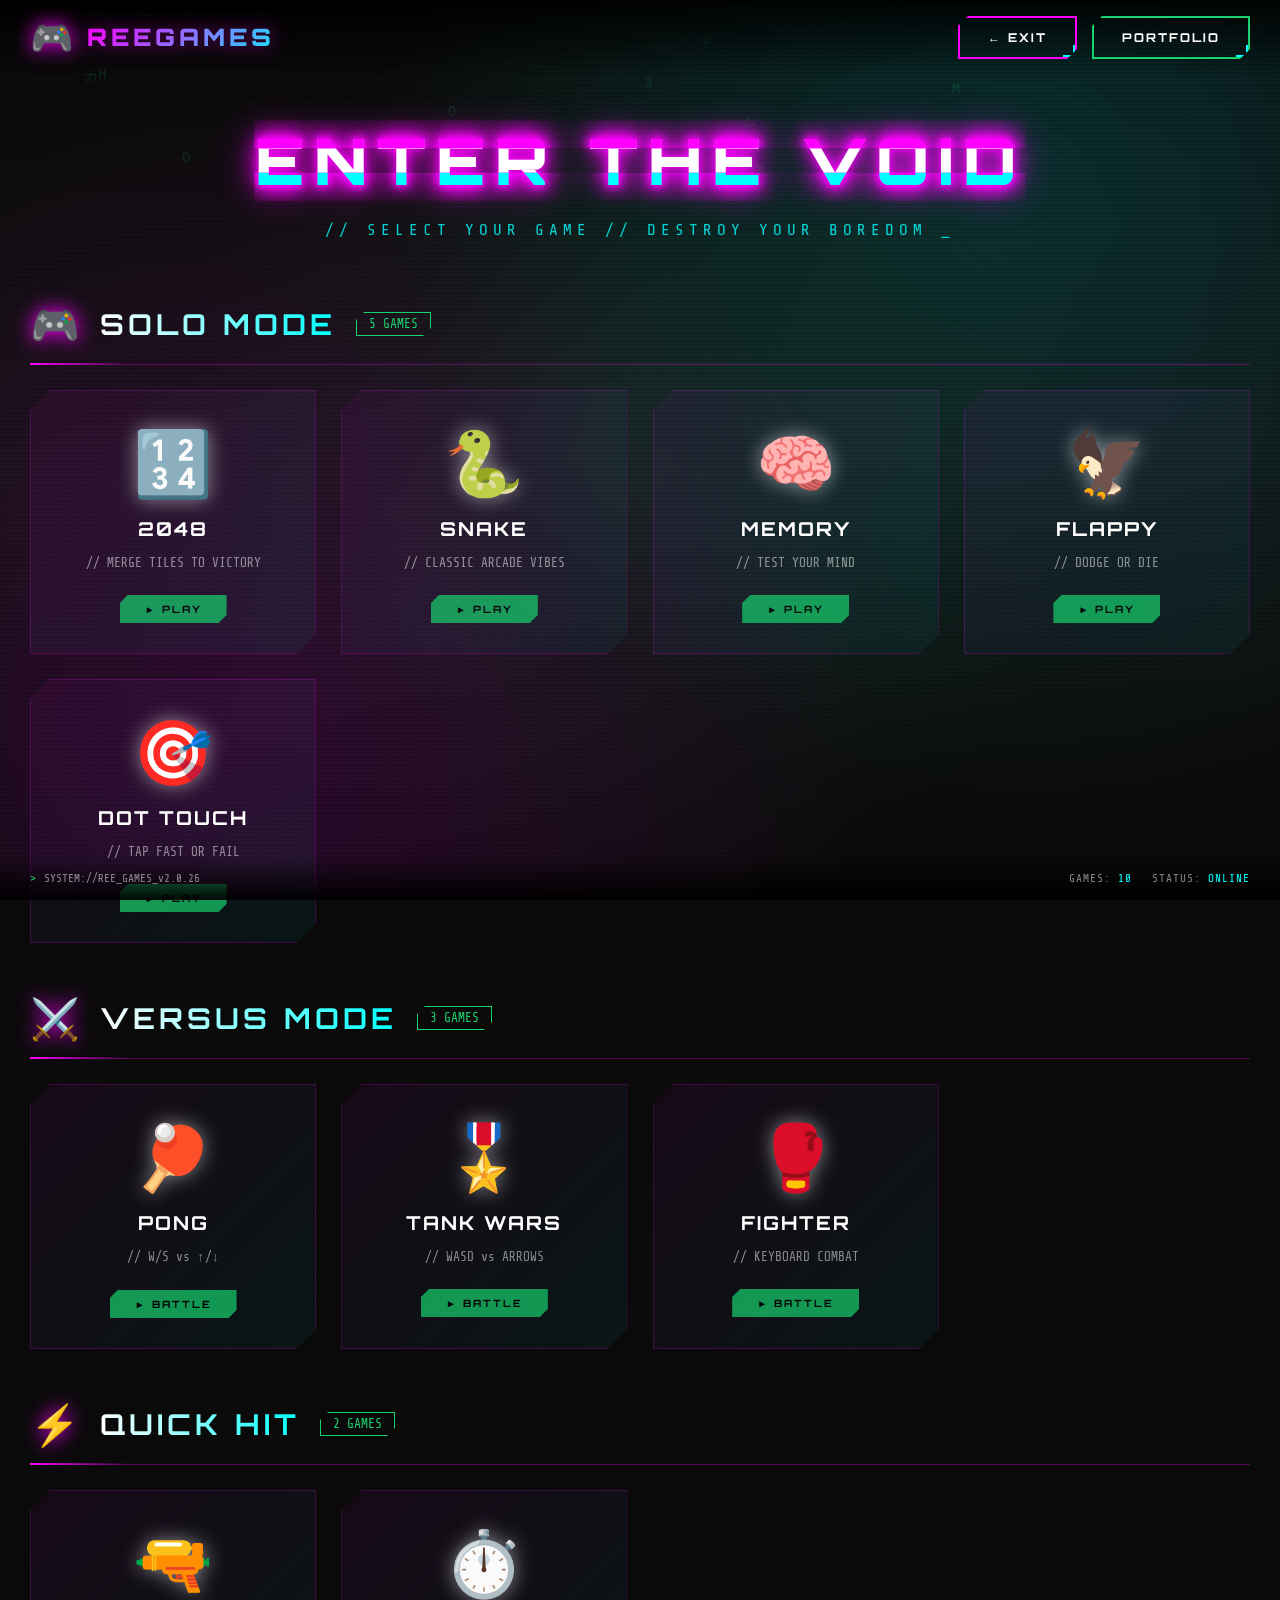
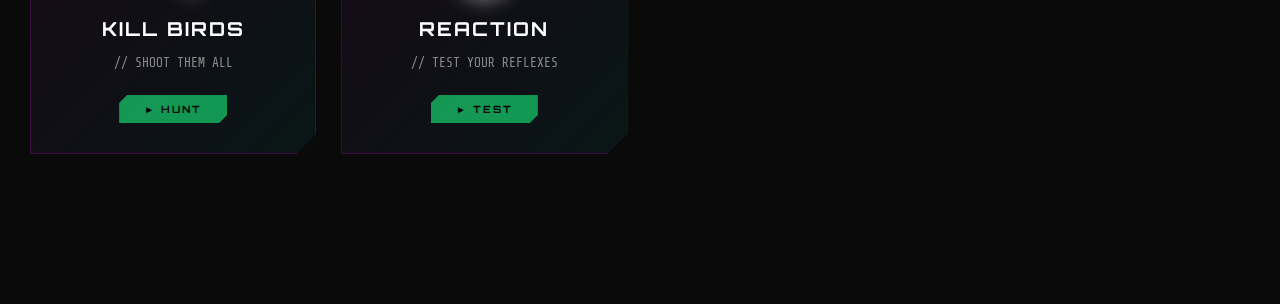
<file: games/index.html>
<!DOCTYPE html>
<html lang="en">

<head>
  <meta charset="UTF-8">
  <meta name="viewport" content="width=device-width, initial-scale=1.0">
  <title>ReeGames | Enter The Void</title>
  <link href="../assets/img/webpagekologo.svg" rel="icon">
  <link
    href="https://fonts.googleapis.com/css2?family=Orbitron:wght@400;500;700;900&family=Share+Tech+Mono&display=swap"
    rel="stylesheet">
  <style>
    @import url('https://fonts.googleapis.com/css2?family=Orbitron:wght@400;500;700;900&family=Share+Tech+Mono&display=swap');

    * {
      margin: 0;
      padding: 0;
      box-sizing: border-box;
    }

    :root {
      --neon-primary: #ff00ff;
      --neon-secondary: #00ffff;
      --neon-accent: #18d26e;
      --dark-bg: #0a0a0a;
      --darker-bg: #050505;
      --glitch-1: #ff00ff;
      --glitch-2: #00ffff;
    }

    body {
      font-family: 'Orbitron', sans-serif;
      background: var(--dark-bg);
      min-height: 100vh;
      overflow-x: hidden;
      color: #fff;
      cursor: crosshair;
    }

    /* Animated background */
    .cyber-bg {
      position: fixed;
      top: 0;
      left: 0;
      width: 100%;
      height: 100%;
      z-index: -1;
      background:
        radial-gradient(circle at 20% 80%, rgba(255, 0, 255, 0.15) 0%, transparent 50%),
        radial-gradient(circle at 80% 20%, rgba(0, 255, 255, 0.15) 0%, transparent 50%),
        radial-gradient(circle at 50% 50%, rgba(24, 210, 110, 0.08) 0%, transparent 60%),
        linear-gradient(180deg, #0a0a0a 0%, #121212 50%, #0a0a0a 100%);
    }

    /* Matrix rain effect */
    .matrix-rain {
      position: fixed;
      top: 0;
      left: 0;
      width: 100%;
      height: 100%;
      pointer-events: none;
      z-index: 0;
      opacity: 0.15;
    }

    /* Scan lines */
    .scanlines {
      position: fixed;
      top: 0;
      left: 0;
      width: 100%;
      height: 100%;
      pointer-events: none;
      z-index: 1;
      background: repeating-linear-gradient(0deg,
          transparent,
          transparent 2px,
          rgba(0, 0, 0, 0.1) 2px,
          rgba(0, 0, 0, 0.1) 4px);
    }

    /* Glitch horizontal line */
    .glitch-line {
      position: fixed;
      left: 0;
      width: 100%;
      height: 2px;
      background: linear-gradient(90deg, transparent, var(--neon-secondary), var(--neon-primary), transparent);
      opacity: 0;
      z-index: 100;
      animation: glitchLine 4s infinite;
    }

    @keyframes glitchLine {

      0%,
      90%,
      100% {
        top: -10px;
        opacity: 0;
      }

      92% {
        top: 30%;
        opacity: 1;
      }

      94% {
        top: 60%;
        opacity: 0.8;
      }

      96% {
        top: 20%;
        opacity: 1;
      }

      98% {
        top: 80%;
        opacity: 0;
      }
    }

    /* ==================== HEADER ==================== */
    .cyber-header {
      position: fixed;
      top: 0;
      left: 0;
      right: 0;
      z-index: 1000;
      padding: 15px 30px;
      display: flex;
      justify-content: space-between;
      align-items: center;
      background: linear-gradient(180deg, rgba(0, 0, 0, 0.9) 0%, transparent 100%);
    }

    .logo {
      display: flex;
      align-items: center;
      gap: 12px;
      text-decoration: none;
    }

    .logo-icon {
      width: 45px;
      height: 45px;
      position: relative;
    }

    .logo-icon::before {
      content: '🎮';
      font-size: 35px;
      filter: drop-shadow(0 0 10px var(--neon-primary));
      animation: iconPulse 2s ease-in-out infinite;
    }

    @keyframes iconPulse {

      0%,
      100% {
        transform: scale(1);
      }

      50% {
        transform: scale(1.1);
      }
    }

    .logo-text {
      font-family: 'Orbitron', sans-serif;
      font-size: 1.5rem;
      font-weight: 900;
      letter-spacing: 4px;
      background: linear-gradient(135deg, var(--neon-primary), var(--neon-secondary));
      -webkit-background-clip: text;
      -webkit-text-fill-color: transparent;
      background-clip: text;
      position: relative;
      text-shadow: 0 0 20px rgba(255, 0, 255, 0.5);
      line-height: 1.2;
    }

    /* Cyber nav buttons */
    .cyber-nav {
      display: flex;
      gap: 15px;
    }

    .cyber-btn {
      position: relative;
      padding: 12px 28px;
      font-family: 'Orbitron', sans-serif;
      font-size: 12px;
      font-weight: 700;
      letter-spacing: 2px;
      text-transform: uppercase;
      color: #fff;
      background: transparent;
      border: 2px solid var(--neon-primary);
      text-decoration: none;
      overflow: hidden;
      transition: all 0.3s ease;
      clip-path: polygon(10px 0, 100% 0, 100% calc(100% - 10px), calc(100% - 10px) 100%, 0 100%, 0 10px);
    }

    .cyber-btn::before {
      content: '';
      position: absolute;
      top: 0;
      left: -100%;
      width: 100%;
      height: 100%;
      background: linear-gradient(90deg, transparent, rgba(255, 0, 255, 0.4), transparent);
      transition: left 0.5s ease;
    }

    .cyber-btn:hover::before {
      left: 100%;
    }

    .cyber-btn:hover {
      background: var(--neon-primary);
      box-shadow: 0 0 20px var(--neon-primary), 0 0 40px var(--neon-primary), inset 0 0 20px rgba(255, 255, 255, 0.1);
      text-shadow: 0 0 10px #fff;
      transform: scale(1.05);
    }

    .cyber-btn.accent {
      border-color: var(--neon-accent);
    }

    .cyber-btn.accent:hover {
      background: var(--neon-accent);
      box-shadow: 0 0 20px var(--neon-accent), 0 0 40px var(--neon-accent);
    }

    /* Corner accents on buttons */
    .cyber-btn::after {
      content: '';
      position: absolute;
      bottom: 0;
      right: 0;
      width: 10px;
      height: 10px;
      border-right: 2px solid var(--neon-secondary);
      border-bottom: 2px solid var(--neon-secondary);
    }

    /* ==================== MAIN CONTENT ==================== */
    .main-container {
      position: relative;
      z-index: 10;
      padding: 120px 30px 100px;
      max-width: 1400px;
      margin: 0 auto;
    }

    /* Hero Section */
    .hero {
      text-align: center;
      margin-bottom: 60px;
      position: relative;
    }

    .hero-title {
      font-size: 4rem;
      font-weight: 900;
      letter-spacing: 10px;
      margin-bottom: 20px;
      position: relative;
      display: inline-block;
    }

    .hero-title .glitch-text {
      position: relative;
      color: #fff;
      text-shadow:
        0 0 10px var(--neon-primary),
        0 0 20px var(--neon-primary),
        0 0 40px var(--neon-primary);
      animation: textGlitch 3s infinite;
    }

    .hero-title .glitch-text::before,
    .hero-title .glitch-text::after {
      content: 'ENTER THE VOID';
      position: absolute;
      left: 0;
      top: 0;
      width: 100%;
      height: 100%;
    }

    .hero-title .glitch-text::before {
      color: var(--glitch-1);
      animation: glitch1 2s infinite;
      clip-path: polygon(0 0, 100% 0, 100% 35%, 0 35%);
    }

    .hero-title .glitch-text::after {
      color: var(--glitch-2);
      animation: glitch2 2s infinite;
      clip-path: polygon(0 65%, 100% 65%, 100% 100%, 0 100%);
    }

    @keyframes textGlitch {

      0%,
      90%,
      100% {
        opacity: 1;
      }

      92% {
        opacity: 0.8;
        transform: skewX(2deg);
      }

      94% {
        opacity: 1;
        transform: skewX(-2deg);
      }

      96% {
        opacity: 0.9;
        transform: skewX(1deg);
      }
    }

    @keyframes glitch1 {

      0%,
      90%,
      100% {
        transform: translateX(0);
      }

      92% {
        transform: translateX(-5px);
      }

      94% {
        transform: translateX(5px);
      }

      96% {
        transform: translateX(-3px);
      }
    }

    @keyframes glitch2 {

      0%,
      90%,
      100% {
        transform: translateX(0);
      }

      92% {
        transform: translateX(5px);
      }

      94% {
        transform: translateX(-5px);
      }

      96% {
        transform: translateX(3px);
      }
    }

    .hero-subtitle {
      font-family: 'Share Tech Mono', monospace;
      font-size: 1rem;
      color: var(--neon-secondary);
      letter-spacing: 5px;
      text-transform: uppercase;
      opacity: 0.8;
    }

    .hero-subtitle span {
      animation: blink 1s step-end infinite;
    }

    @keyframes blink {

      0%,
      100% {
        opacity: 1;
      }

      50% {
        opacity: 0;
      }
    }

    /* ==================== GAME CATEGORIES ==================== */
    .category {
      margin-bottom: 50px;
      position: relative;
    }

    .category-header {
      display: flex;
      align-items: center;
      gap: 20px;
      margin-bottom: 25px;
      padding-bottom: 15px;
      border-bottom: 1px solid rgba(255, 0, 255, 0.3);
      position: relative;
    }

    .category-header::after {
      content: '';
      position: absolute;
      bottom: -1px;
      left: 0;
      width: 100px;
      height: 2px;
      background: linear-gradient(90deg, var(--neon-primary), transparent);
      animation: headerLine 2s ease-in-out infinite;
    }

    @keyframes headerLine {

      0%,
      100% {
        width: 100px;
        opacity: 1;
      }

      50% {
        width: 200px;
        opacity: 0.5;
      }
    }

    .category-icon {
      font-size: 2.5rem;
      filter: drop-shadow(0 0 10px var(--neon-primary));
    }

    .category-title {
      font-size: 1.8rem;
      font-weight: 700;
      letter-spacing: 4px;
      text-transform: uppercase;
      background: linear-gradient(90deg, #fff, var(--neon-secondary));
      -webkit-background-clip: text;
      -webkit-text-fill-color: transparent;
      background-clip: text;
    }

    .category-count {
      font-family: 'Share Tech Mono', monospace;
      font-size: 0.8rem;
      color: var(--neon-accent);
      padding: 4px 12px;
      border: 1px solid var(--neon-accent);
      clip-path: polygon(8px 0, 100% 0, 100% calc(100% - 8px), calc(100% - 8px) 100%, 0 100%, 0 8px);
    }

    /* ==================== GAME CARDS ==================== */
    .games-grid {
      display: grid;
      grid-template-columns: repeat(auto-fill, minmax(280px, 1fr));
      gap: 25px;
    }

    .game-card {
      position: relative;
      background: linear-gradient(135deg, rgba(255, 0, 255, 0.05), rgba(0, 255, 255, 0.05));
      border: 1px solid rgba(255, 0, 255, 0.2);
      padding: 30px 25px;
      text-decoration: none;
      color: #fff;
      display: flex;
      flex-direction: column;
      align-items: center;
      gap: 15px;
      transition: all 0.4s cubic-bezier(0.175, 0.885, 0.32, 1.275);
      overflow: hidden;
      clip-path: polygon(20px 0, 100% 0, 100% calc(100% - 20px), calc(100% - 20px) 100%, 0 100%, 0 20px);
    }

    .game-card::before {
      content: '';
      position: absolute;
      top: 0;
      left: 0;
      width: 100%;
      height: 100%;
      background: linear-gradient(135deg, transparent 40%, rgba(255, 0, 255, 0.1) 50%, transparent 60%);
      transform: translateX(-100%);
      transition: transform 0.6s ease;
    }

    .game-card:hover::before {
      transform: translateX(100%);
    }

    /* Neon border animation */
    .game-card::after {
      content: '';
      position: absolute;
      top: -2px;
      left: -2px;
      right: -2px;
      bottom: -2px;
      background: linear-gradient(45deg, var(--neon-primary), var(--neon-secondary), var(--neon-accent), var(--neon-primary));
      background-size: 300% 300%;
      z-index: -1;
      opacity: 0;
      transition: opacity 0.3s ease;
      animation: borderGradient 3s ease infinite;
      clip-path: polygon(20px 0, 100% 0, 100% calc(100% - 20px), calc(100% - 20px) 100%, 0 100%, 0 20px);
    }

    @keyframes borderGradient {

      0%,
      100% {
        background-position: 0% 50%;
      }

      50% {
        background-position: 100% 50%;
      }
    }

    .game-card:hover::after {
      opacity: 1;
    }

    .game-card:hover {
      transform: translateY(-10px) scale(1.02);
      border-color: transparent;
      box-shadow:
        0 20px 40px rgba(255, 0, 255, 0.3),
        0 0 60px rgba(0, 255, 255, 0.2),
        inset 0 0 30px rgba(255, 0, 255, 0.1);
    }

    .game-icon {
      font-size: 4rem;
      transition: all 0.4s ease;
      filter: drop-shadow(0 0 10px rgba(255, 255, 255, 0.5));
    }

    .game-card:hover .game-icon {
      transform: scale(1.2) rotate(10deg);
      filter: drop-shadow(0 0 20px var(--neon-primary)) drop-shadow(0 0 40px var(--neon-secondary));
      animation: iconShake 0.5s ease;
    }

    @keyframes iconShake {

      0%,
      100% {
        transform: scale(1.2) rotate(10deg);
      }

      25% {
        transform: scale(1.2) rotate(15deg);
      }

      75% {
        transform: scale(1.2) rotate(5deg);
      }
    }

    .game-name {
      font-size: 1.2rem;
      font-weight: 700;
      letter-spacing: 2px;
      text-transform: uppercase;
      text-align: center;
      transition: all 0.3s ease;
    }

    .game-card:hover .game-name {
      color: var(--neon-primary);
      text-shadow: 0 0 20px var(--neon-primary);
    }

    .game-desc {
      font-family: 'Share Tech Mono', monospace;
      font-size: 0.8rem;
      color: rgba(255, 255, 255, 0.5);
      text-align: center;
      transition: color 0.3s ease;
    }

    .game-card:hover .game-desc {
      color: var(--neon-secondary);
    }

    /* Play button - visible at bottom of card */
    .game-play {
      margin-top: 10px;
      padding: 8px 25px;
      font-family: 'Orbitron', sans-serif;
      font-size: 10px;
      font-weight: 700;
      letter-spacing: 2px;
      color: #000;
      background: var(--neon-accent);
      border: none;
      transition: all 0.3s ease;
      clip-path: polygon(8px 0, 100% 0, 100% calc(100% - 8px), calc(100% - 8px) 100%, 0 100%, 0 8px);
      opacity: 0.7;
    }

    .game-card:hover .game-play {
      opacity: 1;
      background: var(--neon-primary);
      color: #fff;
      box-shadow: 0 0 15px var(--neon-primary);
      transform: scale(1.05);
    }

    /* ==================== FOOTER ==================== */
    .cyber-footer {
      position: fixed;
      bottom: 0;
      left: 0;
      right: 0;
      padding: 15px 30px;
      background: linear-gradient(0deg, rgba(0, 0, 0, 0.95) 0%, transparent 100%);
      display: flex;
      justify-content: space-between;
      align-items: center;
      z-index: 1000;
      font-family: 'Share Tech Mono', monospace;
      font-size: 11px;
      color: rgba(255, 255, 255, 0.5);
    }

    .footer-left {
      display: flex;
      align-items: center;
      gap: 8px;
    }

    .footer-left::before {
      content: '>';
      color: var(--neon-accent);
      animation: blink 1s step-end infinite;
    }

    .cyber-footer a {
      color: var(--neon-primary);
      text-decoration: none;
      transition: all 0.3s ease;
    }

    .cyber-footer a:hover {
      color: var(--neon-secondary);
      text-shadow: 0 0 10px var(--neon-secondary);
    }

    .footer-stats {
      display: flex;
      gap: 20px;
      letter-spacing: 1px;
    }

    .stat {
      color: var(--neon-secondary);
    }

    /* ==================== RESPONSIVE ==================== */
    @media (max-width: 768px) {
      .hero-title {
        font-size: 2rem;
        letter-spacing: 5px;
      }

      .hero-subtitle {
        font-size: 0.8rem;
      }

      .category-title {
        font-size: 1.2rem;
      }

      .games-grid {
        grid-template-columns: repeat(2, 1fr);
        gap: 15px;
      }

      .game-card {
        padding: 20px 15px;
      }

      .game-icon {
        font-size: 3rem;
      }

      .game-name {
        font-size: 0.9rem;
      }

      .cyber-header {
        padding: 10px 15px;
      }

      .logo-text {
        font-size: 1rem;
        letter-spacing: 2px;
      }

      .cyber-btn {
        padding: 8px 15px;
        font-size: 10px;
      }

      .cyber-footer {
        flex-direction: column;
        gap: 10px;
        text-align: center;
      }

      .footer-stats {
        gap: 15px;
      }
    }

    @media (max-width: 480px) {
      .hero-title {
        font-size: 1.5rem;
      }

      .games-grid {
        grid-template-columns: 1fr;
      }

      .cyber-nav {
        gap: 8px;
      }

      .cyber-btn {
        padding: 6px 12px;
        font-size: 9px;
      }
    }
  </style>
</head>

<body data-no-shared-navbar>

  <div class="cyber-bg"></div>
  <div class="scanlines"></div>
  <div class="glitch-line"></div>
  <canvas class="matrix-rain" id="matrix"></canvas>

  <!-- Header -->
  <header class="cyber-header">
    <a href="./" class="logo">
      <div class="logo-icon"></div>
      <span class="logo-text">REEGAMES</span>
    </a>
    <nav class="cyber-nav">
      <a href="../" class="cyber-btn">← Exit</a>
      <a href="../#portfolio" class="cyber-btn accent">Portfolio</a>
    </nav>
  </header>

  <main class="main-container">
    <!-- Hero -->
    <section class="hero">
      <h1 class="hero-title">
        <span class="glitch-text">ENTER THE VOID</span>
      </h1>
      <p class="hero-subtitle">// SELECT YOUR GAME // DESTROY YOUR BOREDOM <span>_</span></p>
    </section>

    <!-- 1 Player Games -->
    <section class="category">
      <div class="category-header">
        <span class="category-icon">🎮</span>
        <span class="category-title">Solo Mode</span>
        <span class="category-count">5 GAMES</span>
      </div>
      <div class="games-grid">
        <a href="2048/" class="game-card">
          <span class="game-icon">🔢</span>
          <span class="game-name">2048</span>
          <span class="game-desc">// MERGE TILES TO VICTORY</span>
          <span class="game-play">► PLAY</span>
        </a>
        <a href="snake/" class="game-card">
          <span class="game-icon">🐍</span>
          <span class="game-name">Snake</span>
          <span class="game-desc">// CLASSIC ARCADE VIBES</span>
          <span class="game-play">► PLAY</span>
        </a>
        <a href="memory/" class="game-card">
          <span class="game-icon">🧠</span>
          <span class="game-name">Memory</span>
          <span class="game-desc">// TEST YOUR MIND</span>
          <span class="game-play">► PLAY</span>
        </a>
        <a href="flappy/" class="game-card">
          <span class="game-icon">🦅</span>
          <span class="game-name">Flappy</span>
          <span class="game-desc">// DODGE OR DIE</span>
          <span class="game-play">► PLAY</span>
        </a>
        <a href="dottouch/" class="game-card">
          <span class="game-icon">🎯</span>
          <span class="game-name">Dot Touch</span>
          <span class="game-desc">// TAP FAST OR FAIL</span>
          <span class="game-play">► PLAY</span>
        </a>
      </div>
    </section>

    <!-- 2 Player Games -->
    <section class="category">
      <div class="category-header">
        <span class="category-icon">⚔️</span>
        <span class="category-title">Versus Mode</span>
        <span class="category-count">3 GAMES</span>
      </div>
      <div class="games-grid">
        <a href="pong/" class="game-card">
          <span class="game-icon">🏓</span>
          <span class="game-name">Pong</span>
          <span class="game-desc">// W/S vs ↑/↓</span>
          <span class="game-play">► BATTLE</span>
        </a>
        <a href="tankwars/" class="game-card">
          <span class="game-icon">🎖️</span>
          <span class="game-name">Tank Wars</span>
          <span class="game-desc">// WASD vs ARROWS</span>
          <span class="game-play">► BATTLE</span>
        </a>
        <a href="fighter/" class="game-card">
          <span class="game-icon">🥊</span>
          <span class="game-name">Fighter</span>
          <span class="game-desc">// KEYBOARD COMBAT</span>
          <span class="game-play">► BATTLE</span>
        </a>
      </div>
    </section>

    <!-- Quick Games -->
    <section class="category">
      <div class="category-header">
        <span class="category-icon">⚡</span>
        <span class="category-title">Quick Hit</span>
        <span class="category-count">2 GAMES</span>
      </div>
      <div class="games-grid">
        <a href="killthebirds/" class="game-card">
          <span class="game-icon">🔫</span>
          <span class="game-name">Kill Birds</span>
          <span class="game-desc">// SHOOT THEM ALL</span>
          <span class="game-play">► HUNT</span>
        </a>
        <a href="reaction/" class="game-card">
          <span class="game-icon">⏱️</span>
          <span class="game-name">Reaction</span>
          <span class="game-desc">// TEST YOUR REFLEXES</span>
          <span class="game-play">► TEST</span>
        </a>
      </div>
    </section>
  </main>

  <!-- Footer -->
  <footer class="cyber-footer">
    <div class="footer-left">SYSTEM://REE_GAMES_v2.0.26</div>
    <div class="footer-stats">
      <span>GAMES: <span class="stat">10</span></span>
      <span>STATUS: <span class="stat">ONLINE</span></span>
    </div>
  </footer>

  <script>
    // Matrix rain effect
    const canvas = document.getElementById('matrix');
    const ctx = canvas.getContext('2d');

    canvas.width = window.innerWidth;
    canvas.height = window.innerHeight;

    const chars = 'アイウエオカキクケコサシスセソタチツテトナニヌネノハヒフヘホマミムメモヤユヨラリルレロワヲン0123456789ABCDEFGHIJKLMNOPQRSTUVWXYZ';
    const charArray = chars.split('');
    const fontSize = 14;
    const columns = canvas.width / fontSize;
    const drops = [];

    for (let i = 0; i < columns; i++) {
      drops[i] = Math.random() * -100;
    }

    function drawMatrix() {
      ctx.fillStyle = 'rgba(10, 10, 10, 0.05)';
      ctx.fillRect(0, 0, canvas.width, canvas.height);

      ctx.fillStyle = '#18d26e';
      ctx.font = fontSize + 'px monospace';

      for (let i = 0; i < drops.length; i++) {
        const text = charArray[Math.floor(Math.random() * charArray.length)];
        ctx.fillText(text, i * fontSize, drops[i] * fontSize);

        if (drops[i] * fontSize > canvas.height && Math.random() > 0.975) {
          drops[i] = 0;
        }
        drops[i]++;
      }
    }

    setInterval(drawMatrix, 50);

    window.addEventListener('resize', () => {
      canvas.width = window.innerWidth;
      canvas.height = window.innerHeight;
    });

    // Add hover sound effect simulation (visual feedback)
    document.querySelectorAll('.game-card').forEach(card => {
      card.addEventListener('mouseenter', () => {
        card.style.transition = 'all 0.1s ease';
        setTimeout(() => {
          card.style.transition = 'all 0.4s cubic-bezier(0.175, 0.885, 0.32, 1.275)';
        }, 100);
      });
    });
  </script>

</body>

</html>
</file>
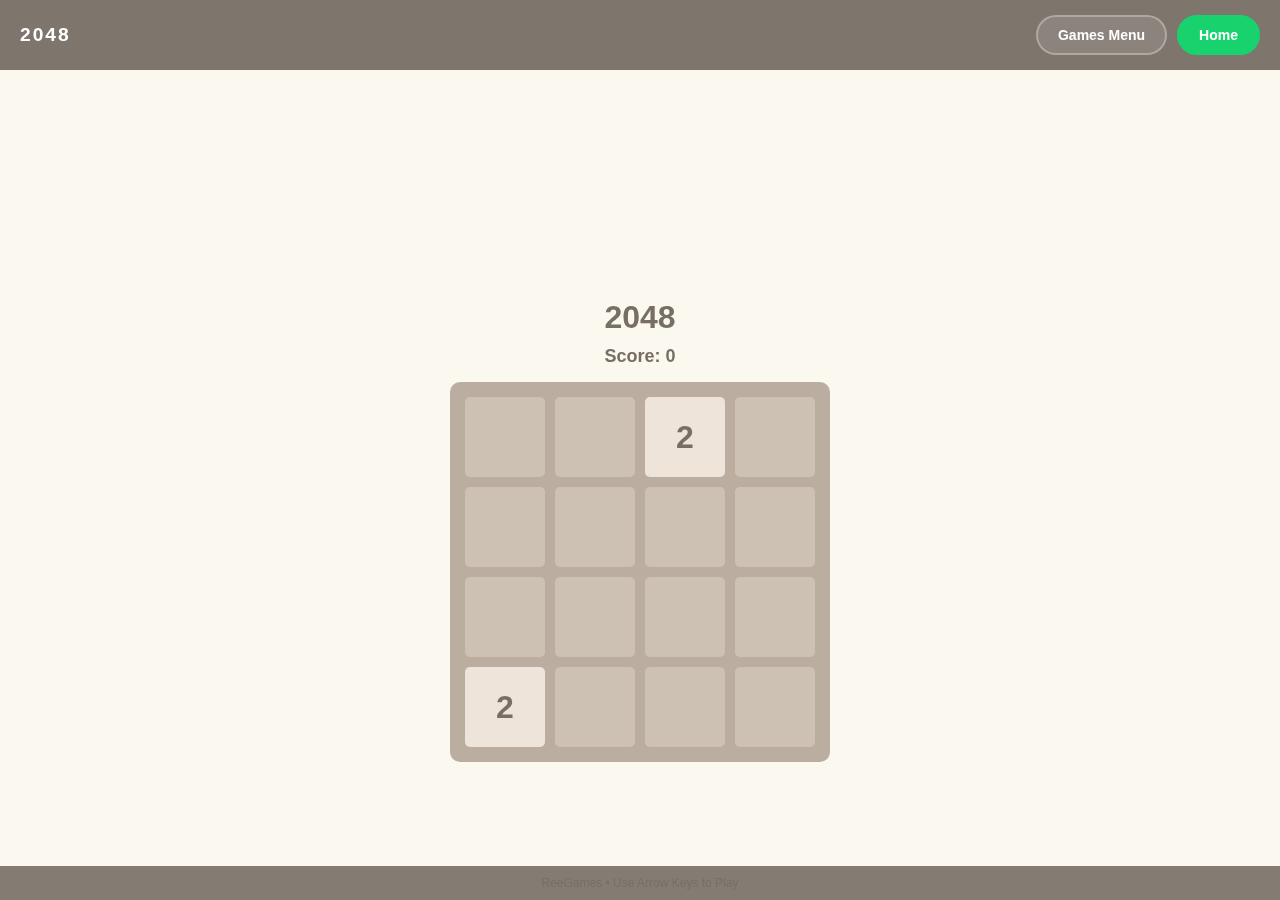
<file: games/2048/index.html>
<!DOCTYPE html>
<html lang="en">

<head>
  <meta charset="UTF-8">
  <meta name="viewport" content="width=device-width, initial-scale=1.0">
  <title>ReeGames - 2048</title>
  <link href="../../assets/img/favicon.png" rel="icon">
  <link href="https://fonts.googleapis.com/css2?family=Orbitron:wght@400;500;700&display=swap" rel="stylesheet">
  <link href="../../assets/css/games.css" rel="stylesheet">
  <style>
    body {
      margin: 0;
      padding: 0;
      font-family: 'Arial', sans-serif;
      background: #faf8ef;
      overflow: hidden;
    }

    .game-viewport {
      display: flex;
      flex-direction: column;
      align-items: center;
      justify-content: center;
      height: calc(100vh - 100px);
      margin-top: 60px;
    }

    h1 {
      margin-bottom: 10px;
      color: #776e65;
      font-size: 2rem;
    }

    #game-container {
      background: #bbada0;
      padding: 15px;
      border-radius: 10px;
      display: grid;
      grid-template-columns: repeat(4, 80px);
      grid-template-rows: repeat(4, 80px);
      gap: 10px;
    }

    .tile {
      width: 80px;
      height: 80px;
      background: #cdc1b4;
      border-radius: 5px;
      display: flex;
      justify-content: center;
      align-items: center;
      font-size: 32px;
      font-weight: bold;
      color: #776e65;
      transition: 0.2s;
    }

    .tile-2 {
      background: #eee4da;
    }

    .tile-4 {
      background: #ede0c8;
    }

    .tile-8 {
      background: #f2b179;
      color: #f9f6f2;
    }

    .tile-16 {
      background: #f59563;
      color: #f9f6f2;
    }

    .tile-32 {
      background: #f67c5f;
      color: #f9f6f2;
    }

    .tile-64 {
      background: #f65e3b;
      color: #f9f6f2;
    }

    .tile-128 {
      background: #edcf72;
      color: #f9f6f2;
      font-size: 28px;
    }

    .tile-256 {
      background: #edcc61;
      color: #f9f6f2;
      font-size: 28px;
    }

    .tile-512 {
      background: #edc850;
      color: #f9f6f2;
      font-size: 28px;
    }

    .tile-1024 {
      background: #edc53f;
      color: #f9f6f2;
      font-size: 24px;
    }

    .tile-2048 {
      background: #edc22e;
      color: #f9f6f2;
      font-size: 24px;
    }

    #score {
      margin-bottom: 15px;
      font-size: 18px;
      color: #776e65;
      font-weight: bold;
    }

    /* Override game-header for light theme */
    .game-header {
      background: rgba(119, 110, 101, 0.95);
    }
  </style>
</head>

<body data-no-shared-navbar>

  <!-- Game Header -->
  <header class="game-header">
    <div class="game-title">2048</div>
    <nav class="game-nav">
      <a class="game-btn" href="../">Games Menu</a>
      <a class="game-btn primary" href="../../">Home</a>
    </nav>
  </header>

  <div class="game-viewport">
    <h1>2048</h1>
    <div id="score">Score: 0</div>
    <div id="game-container"></div>
  </div>

  <!-- Game Footer -->
  <footer class="game-footer" style="background: rgba(119, 110, 101, 0.9); color: #776e65;">
    <a href="../" style="color: #776e65;">ReeGames</a> • Use Arrow Keys to Play
  </footer>

  <script>
    const container = document.getElementById('game-container');
    const scoreDisplay = document.getElementById('score');
    let board = [];
    let score = 0;

    function init() {
      board = Array.from({ length: 4 }, () => Array(4).fill(0));
      addRandom();
      addRandom();
      draw();
    }

    function draw() {
      container.innerHTML = '';
      for (let i = 0; i < 4; i++) {
        for (let j = 0; j < 4; j++) {
          const value = board[i][j];
          const tile = document.createElement('div');
          tile.classList.add('tile');
          if (value) tile.classList.add('tile-' + value);
          tile.textContent = value ? value : '';
          container.appendChild(tile);
        }
      }
      scoreDisplay.textContent = 'Score: ' + score;
    }

    function addRandom() {
      const empty = [];
      for (let i = 0; i < 4; i++) {
        for (let j = 0; j < 4; j++) {
          if (board[i][j] === 0) empty.push([i, j]);
        }
      }
      if (empty.length === 0) return;
      const [x, y] = empty[Math.floor(Math.random() * empty.length)];
      board[x][y] = Math.random() < 0.9 ? 2 : 4;
    }

    function slide(row) {
      let arr = row.filter(v => v);
      for (let i = 0; i < arr.length - 1; i++) {
        if (arr[i] === arr[i + 1]) {
          arr[i] *= 2;
          score += arr[i];
          arr[i + 1] = 0;
        }
      }
      arr = arr.filter(v => v);
      while (arr.length < 4) arr.push(0);
      return arr;
    }

    function rotateLeft(matrix) {
      return matrix[0].map((_, i) => matrix.map(row => row[i])).reverse();
    }

    function moveLeft() {
      let moved = false;
      for (let i = 0; i < 4; i++) {
        const newRow = slide(board[i]);
        if (newRow.join() !== board[i].join()) moved = true;
        board[i] = newRow;
      }
      return moved;
    }

    function moveRight() {
      board = board.map(row => row.reverse());
      const moved = moveLeft();
      board = board.map(row => row.reverse());
      return moved;
    }

    function moveUp() {
      board = rotateLeft(board);
      const moved = moveLeft();
      for (let i = 0; i < 3; i++) board = rotateLeft(board);
      return moved;
    }

    function moveDown() {
      for (let i = 0; i < 3; i++) board = rotateLeft(board);
      const moved = moveLeft();
      board = rotateLeft(board);
      return moved;
    }

    document.addEventListener('keydown', (e) => {
      let moved = false;
      switch (e.key) {
        case 'ArrowLeft': moved = moveLeft(); break;
        case 'ArrowRight': moved = moveRight(); break;
        case 'ArrowUp': moved = moveUp(); break;
        case 'ArrowDown': moved = moveDown(); break;
      }
      if (moved) {
        addRandom();
        draw();
        if (checkGameOver()) alert('Game Over! Score: ' + score);
      }
    });

    function checkGameOver() {
      for (let i = 0; i < 4; i++) {
        for (let j = 0; j < 4; j++) {
          if (board[i][j] === 0) return false;
          if (j < 3 && board[i][j] === board[i][j + 1]) return false;
          if (i < 3 && board[i][j] === board[i + 1][j]) return false;
        }
      }
      return true;
    }

    init();

    // Mobile swipe controls
    let touchStartX = 0, touchStartY = 0;
    document.addEventListener('touchstart', (e) => {
      touchStartX = e.touches[0].clientX;
      touchStartY = e.touches[0].clientY;
    });

    document.addEventListener('touchend', (e) => {
      const diffX = e.changedTouches[0].clientX - touchStartX;
      const diffY = e.changedTouches[0].clientY - touchStartY;
      const minSwipe = 30;
      let moved = false;

      if (Math.abs(diffX) > Math.abs(diffY)) {
        if (diffX > minSwipe) moved = moveRight();
        else if (diffX < -minSwipe) moved = moveLeft();
      } else {
        if (diffY > minSwipe) moved = moveDown();
        else if (diffY < -minSwipe) moved = moveUp();
      }

      if (moved) {
        addRandom();
        draw();
        if (checkGameOver()) alert('Game Over! Score: ' + score);
      }
    });
  </script>

</body>

</html>
</file>
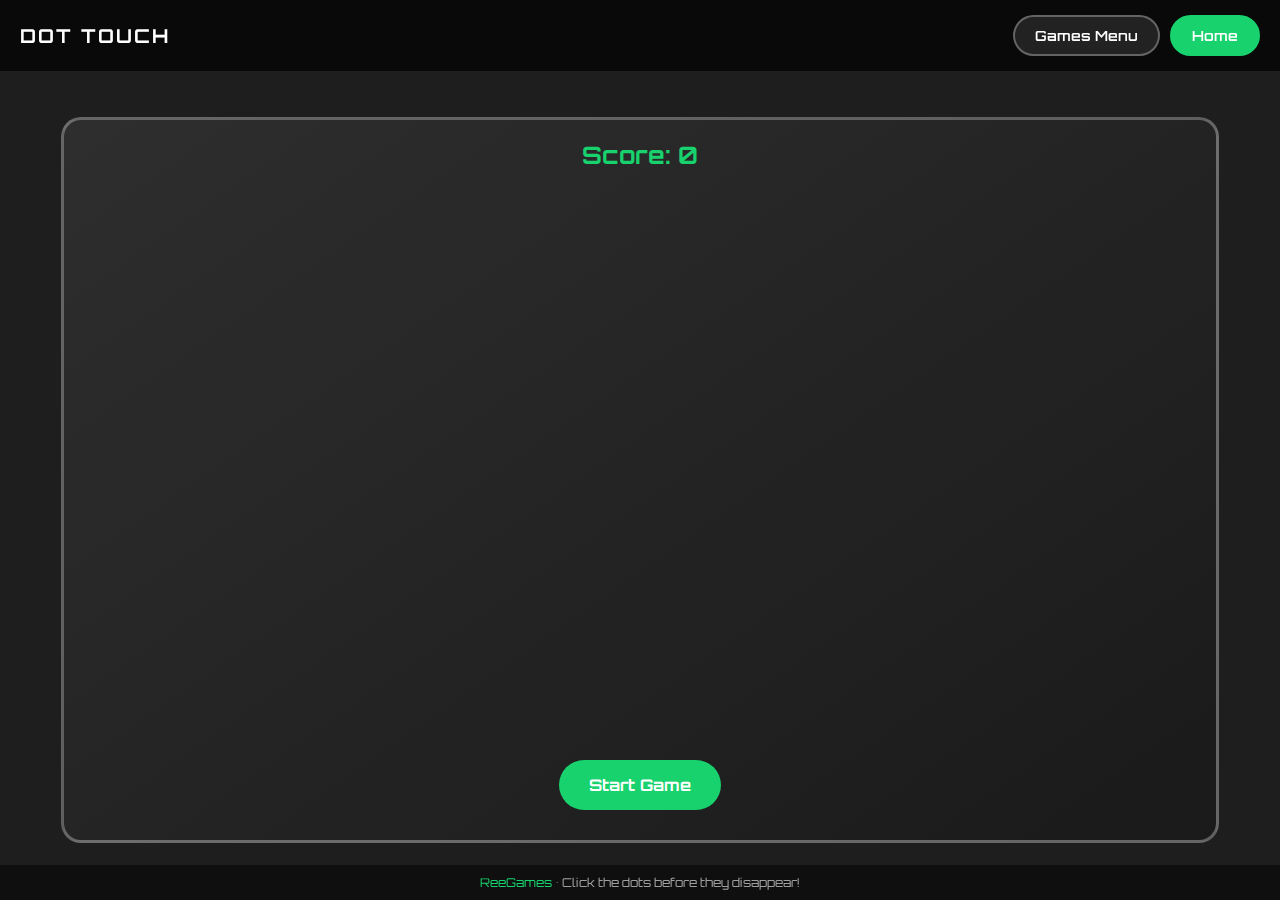
<file: games/dottouch/index.html>
<!DOCTYPE html>
<html lang="en">

<head>
  <meta charset="UTF-8">
  <meta name="viewport" content="width=device-width, initial-scale=1.0">
  <title>ReeGames - Dot Touch</title>
  <link href="../../assets/img/favicon.png" rel="icon">
  <link href="https://fonts.googleapis.com/css2?family=Orbitron:wght@400;500;700&display=swap" rel="stylesheet">
  <link href="../../assets/css/games.css" rel="stylesheet">
  <style>
    body {
      margin: 0;
      font-family: 'Orbitron', sans-serif;
      background: #1e1e1e;
      color: #fff;
      display: flex;
      justify-content: center;
      align-items: center;
      height: 100vh;
      overflow: hidden;
    }

    #game-container {
      position: relative;
      width: 90vw;
      height: 80vh;
      margin-top: 60px;
      border: 3px solid rgba(255, 255, 255, 0.3);
      border-radius: 20px;
      overflow: hidden;
      background: linear-gradient(145deg, #2e2e2e, #1a1a1a);
    }

    .dot {
      position: absolute;
      width: 40px;
      height: 40px;
      border-radius: 50%;
      background: radial-gradient(circle at 30% 30%, #ff6b6b, #c70039);
      cursor: pointer;
      transition: transform 0.2s;
      animation: pulse 0.5s infinite alternate;
    }

    @keyframes pulse {
      from {
        transform: scale(1);
      }

      to {
        transform: scale(1.1);
      }
    }

    .dot:hover {
      transform: scale(1.3);
    }

    #score {
      position: absolute;
      top: 20px;
      left: 50%;
      transform: translateX(-50%);
      font-size: 1.5rem;
      font-weight: bold;
      color: #18d26e;
    }

    #start-btn,
    #restart-btn {
      padding: 15px 30px;
      font-size: 1rem;
      font-family: 'Orbitron', sans-serif;
      border: none;
      border-radius: 50px;
      background: #18d26e;
      color: #fff;
      cursor: pointer;
      transition: all 0.3s;
      font-weight: bold;
    }

    #start-btn:hover,
    #restart-btn:hover {
      background: #13a456;
      transform: scale(1.05);
    }

    #start-btn {
      position: absolute;
      bottom: 30px;
      left: 50%;
      transform: translateX(-50%);
    }

    #game-over {
      position: absolute;
      top: 50%;
      left: 50%;
      transform: translate(-50%, -50%);
      font-size: 2rem;
      text-align: center;
      display: none;
      background: rgba(0, 0, 0, 0.8);
      padding: 40px;
      border-radius: 20px;
    }

    #game-over p {
      margin-bottom: 20px;
    }
  </style>
</head>

<body data-no-shared-navbar>

  <!-- Game Header -->
  <header class="game-header">
    <div class="game-title">Dot Touch</div>
    <nav class="game-nav">
      <a class="game-btn" href="../">Games Menu</a>
      <a class="game-btn primary" href="../../">Home</a>
    </nav>
  </header>

  <div id="game-container">
    <div id="score">Score: 0</div>
    <button id="start-btn">Start Game</button>
    <div id="game-over">
      <p>Game Over!</p>
      <button id="restart-btn">Play Again</button>
    </div>
  </div>

  <!-- Game Footer -->
  <footer class="game-footer">
    <a href="../">ReeGames</a> • Click the dots before they disappear!
  </footer>

  <script>
    const container = document.getElementById('game-container');
    const scoreDisplay = document.getElementById('score');
    const startBtn = document.getElementById('start-btn');
    const gameOverDisplay = document.getElementById('game-over');
    const restartBtn = document.getElementById('restart-btn');

    let score = 0;
    let gameInterval;
    let spawnInterval = 1500;
    let dotSpeed = 2000;

    function randomPosition(size) {
      const x = Math.random() * (container.clientWidth - size - 20) + 10;
      const y = Math.random() * (container.clientHeight - size - 100) + 60;
      return { x, y };
    }

    function spawnDot() {
      const dot = document.createElement('div');
      dot.classList.add('dot');
      const size = 40;
      const { x, y } = randomPosition(size);
      dot.style.left = `${x}px`;
      dot.style.top = `${y}px`;
      container.appendChild(dot);

      const timeout = setTimeout(() => {
        if (container.contains(dot)) {
          container.removeChild(dot);
          endGame();
        }
      }, dotSpeed);

      dot.addEventListener('click', () => {
        score++;
        scoreDisplay.textContent = `Score: ${score}`;
        container.removeChild(dot);
        clearTimeout(timeout);
        increaseDifficulty();
      });
    }

    function increaseDifficulty() {
      if (score % 5 === 0 && spawnInterval > 400) {
        spawnInterval -= 100;
        clearInterval(gameInterval);
        gameInterval = setInterval(spawnDot, spawnInterval);
      }
      if (score % 10 === 0 && dotSpeed > 800) {
        dotSpeed -= 150;
      }
    }

    function startGame() {
      score = 0;
      spawnInterval = 1500;
      dotSpeed = 2000;
      scoreDisplay.textContent = `Score: ${score}`;
      startBtn.style.display = 'none';
      gameOverDisplay.style.display = 'none';

      // Clear existing dots
      document.querySelectorAll('.dot').forEach(d => d.remove());

      gameInterval = setInterval(spawnDot, spawnInterval);
    }

    function endGame() {
      clearInterval(gameInterval);
      gameOverDisplay.style.display = 'block';
    }

    startBtn.addEventListener('click', startGame);
    restartBtn.addEventListener('click', startGame);
  </script>

</body>

</html>
</file>
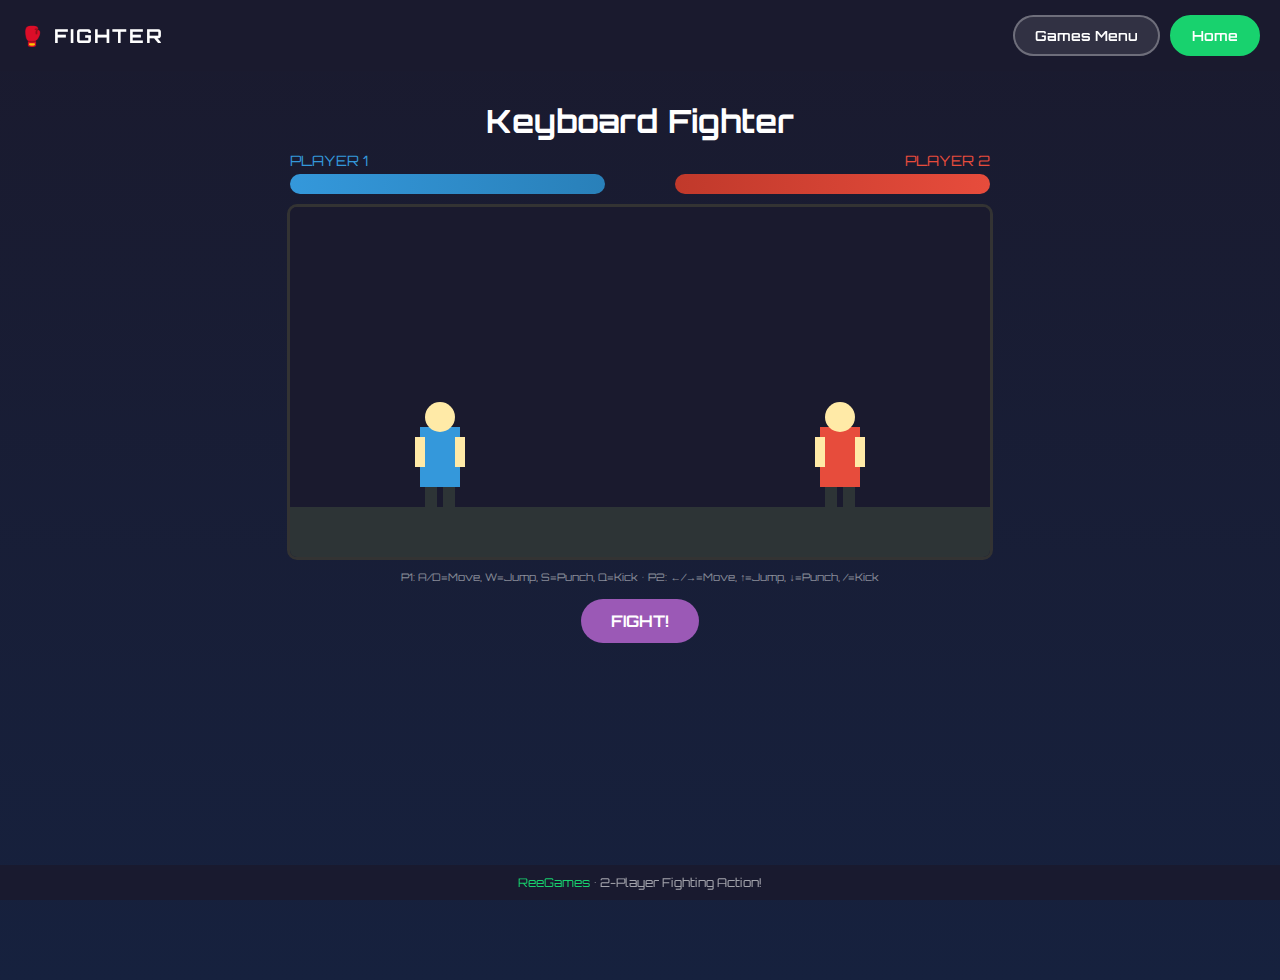
<file: games/fighter/index.html>
<!DOCTYPE html>
<html lang="en">

<head>
    <meta charset="UTF-8">
    <meta name="viewport" content="width=device-width, initial-scale=1.0">
    <title>ReeGames - Keyboard Fighter</title>
    <link href="../../assets/img/favicon.png" rel="icon">
    <link href="https://fonts.googleapis.com/css2?family=Orbitron:wght@400;500;700&display=swap" rel="stylesheet">
    <link href="../../assets/css/games.css" rel="stylesheet">
    <style>
        body {
            margin: 0;
            padding: 0;
            font-family: 'Orbitron', sans-serif;
            background: linear-gradient(to bottom, #1a1a2e 0%, #16213e 100%);
            min-height: 100vh;
            display: flex;
            flex-direction: column;
            align-items: center;
            padding-top: 80px;
        }

        h1 {
            color: #fff;
            margin-bottom: 10px;
        }

        #hud {
            width: 700px;
            display: flex;
            justify-content: space-between;
            margin-bottom: 10px;
        }

        .player-hud {
            width: 45%;
        }

        .player-hud .name {
            font-size: 0.9rem;
            margin-bottom: 5px;
        }

        .p1-name {
            color: #3498db;
        }

        .p2-name {
            color: #e74c3c;
            text-align: right;
        }

        .health-bar {
            height: 20px;
            background: #333;
            border-radius: 10px;
            overflow: hidden;
        }

        .health-fill {
            height: 100%;
            transition: width 0.2s;
        }

        .p1-fill {
            background: linear-gradient(90deg, #3498db, #2980b9);
        }

        .p2-fill {
            background: linear-gradient(90deg, #c0392b, #e74c3c);
            float: right;
        }

        #gameCanvas {
            border: 3px solid #333;
            border-radius: 10px;
        }

        #controls {
            margin-top: 10px;
            color: rgba(255, 255, 255, 0.5);
            font-size: 0.65rem;
            text-align: center;
        }

        #startBtn {
            margin-top: 15px;
            padding: 12px 30px;
            font-size: 1rem;
            font-family: 'Orbitron', sans-serif;
            background: #9b59b6;
            color: #fff;
            border: none;
            border-radius: 50px;
            cursor: pointer;
            font-weight: bold;
        }

        #startBtn:hover {
            background: #8e44ad;
        }
    </style>
</head>

<body data-no-shared-navbar>

    <header class="game-header" style="background: rgba(26, 26, 46, 0.95);">
        <div class="game-title">🥊 Fighter</div>
        <nav class="game-nav">
            <a class="game-btn" href="../">Games Menu</a>
            <a class="game-btn primary" href="../../">Home</a>
        </nav>
    </header>

    <h1>Keyboard Fighter</h1>

    <div id="hud">
        <div class="player-hud">
            <div class="name p1-name">PLAYER 1</div>
            <div class="health-bar">
                <div class="health-fill p1-fill" id="p1Health" style="width:100%"></div>
            </div>
        </div>
        <div class="player-hud">
            <div class="name p2-name">PLAYER 2</div>
            <div class="health-bar">
                <div class="health-fill p2-fill" id="p2Health" style="width:100%"></div>
            </div>
        </div>
    </div>

    <canvas id="gameCanvas" width="700" height="350"></canvas>
    <div id="controls">P1: A/D=Move, W=Jump, S=Punch, Q=Kick • P2: ←/→=Move, ↑=Jump, ↓=Punch, /=Kick</div>
    <button id="startBtn">FIGHT!</button>

    <footer class="game-footer" style="background: rgba(26, 26, 46, 0.9);">
        <a href="../">ReeGames</a> • 2-Player Fighting Action!
    </footer>

    <script>
        const canvas = document.getElementById('gameCanvas');
        const ctx = canvas.getContext('2d');
        const startBtn = document.getElementById('startBtn');
        const p1HealthBar = document.getElementById('p1Health');
        const p2HealthBar = document.getElementById('p2Health');

        const groundY = canvas.height - 50;

        const fighters = {
            p1: { x: 150, y: groundY, vy: 0, health: 100, color: '#3498db', facing: 1, state: 'idle', stateTimer: 0 },
            p2: { x: 550, y: groundY, vy: 0, health: 100, color: '#e74c3c', facing: -1, state: 'idle', stateTimer: 0 }
        };

        const gravity = 0.8;
        const jumpForce = -15;
        const moveSpeed = 5;
        const fighterWidth = 40, fighterHeight = 80;

        let keys = {};
        let gameRunning = false;
        let animationId;

        function init() {
            fighters.p1 = { x: 150, y: groundY, vy: 0, health: 100, color: '#3498db', facing: 1, state: 'idle', stateTimer: 0 };
            fighters.p2 = { x: 550, y: groundY, vy: 0, health: 100, color: '#e74c3c', facing: -1, state: 'idle', stateTimer: 0 };
            updateHealth();
        }

        function updateHealth() {
            p1HealthBar.style.width = fighters.p1.health + '%';
            p2HealthBar.style.width = fighters.p2.health + '%';
        }

        function drawFighter(f) {
            ctx.save();
            ctx.translate(f.x, f.y);
            ctx.scale(f.facing, 1);

            // Body
            ctx.fillStyle = f.color;
            ctx.fillRect(-20, -80, 40, 60);

            // Head
            ctx.fillStyle = '#ffeaa7';
            ctx.beginPath();
            ctx.arc(0, -90, 15, 0, Math.PI * 2);
            ctx.fill();

            // Legs
            ctx.fillStyle = '#2d3436';
            ctx.fillRect(-15, -20, 12, 20);
            ctx.fillRect(3, -20, 12, 20);

            // Arms
            if (f.state === 'punch') {
                ctx.fillStyle = '#ffeaa7';
                ctx.fillRect(20, -70, 40, 10);
            } else if (f.state === 'kick') {
                ctx.fillStyle = '#2d3436';
                ctx.fillRect(15, -25, 35, 10);
            } else {
                ctx.fillStyle = '#ffeaa7';
                ctx.fillRect(-25, -70, 10, 30);
                ctx.fillRect(15, -70, 10, 30);
            }

            ctx.restore();
        }

        function draw() {
            // Background
            ctx.fillStyle = '#1a1a2e';
            ctx.fillRect(0, 0, canvas.width, canvas.height);

            // Ground
            ctx.fillStyle = '#2d3436';
            ctx.fillRect(0, groundY, canvas.width, 50);

            // Fighters
            drawFighter(fighters.p1);
            drawFighter(fighters.p2);
        }

        function checkHit(attacker, defender, range) {
            const dx = (attacker.x + attacker.facing * 30) - defender.x;
            const dy = attacker.y - defender.y;
            return Math.abs(dx) < range && Math.abs(dy) < 60;
        }

        function update() {
            // P1 controls
            if (keys['KeyA']) fighters.p1.x -= moveSpeed;
            if (keys['KeyD']) fighters.p1.x += moveSpeed;
            if (keys['KeyW'] && fighters.p1.y >= groundY) fighters.p1.vy = jumpForce;

            // P2 controls
            if (keys['ArrowLeft']) fighters.p2.x -= moveSpeed;
            if (keys['ArrowRight']) fighters.p2.x += moveSpeed;
            if (keys['ArrowUp'] && fighters.p2.y >= groundY) fighters.p2.vy = jumpForce;

            // Physics
            [fighters.p1, fighters.p2].forEach(f => {
                f.vy += gravity;
                f.y += f.vy;
                if (f.y > groundY) { f.y = groundY; f.vy = 0; }
                f.x = Math.max(30, Math.min(canvas.width - 30, f.x));

                // State timer
                if (f.stateTimer > 0) {
                    f.stateTimer--;
                    if (f.stateTimer === 0) f.state = 'idle';
                }
            });

            // Face each other
            fighters.p1.facing = fighters.p1.x < fighters.p2.x ? 1 : -1;
            fighters.p2.facing = fighters.p2.x < fighters.p1.x ? 1 : -1;

            draw();
            if (gameRunning) animationId = requestAnimationFrame(update);
        }

        function attack(attacker, defender, type) {
            if (attacker.stateTimer > 0) return;

            attacker.state = type;
            attacker.stateTimer = 15;

            const damage = type === 'punch' ? 8 : 12;
            const range = type === 'punch' ? 50 : 60;

            if (checkHit(attacker, defender, range)) {
                defender.health -= damage;
                defender.x += attacker.facing * 20;
                updateHealth();

                if (defender.health <= 0) {
                    endGame(attacker === fighters.p1 ? 'Player 1' : 'Player 2');
                }
            }
        }

        function endGame(winner) {
            gameRunning = false;
            startBtn.textContent = 'REMATCH';
            startBtn.style.display = 'block';
            alert(winner + ' Wins!');
        }

        function startGame() {
            init();
            startBtn.style.display = 'none';
            gameRunning = true;
            update();
        }

        document.addEventListener('keydown', e => {
            if (!keys[e.code]) {
                keys[e.code] = true;
                if (gameRunning) {
                    if (e.code === 'KeyS') attack(fighters.p1, fighters.p2, 'punch');
                    if (e.code === 'KeyQ') attack(fighters.p1, fighters.p2, 'kick');
                    if (e.code === 'ArrowDown') attack(fighters.p2, fighters.p1, 'punch');
                    if (e.code === 'Slash') attack(fighters.p2, fighters.p1, 'kick');
                }
            }
            e.preventDefault();
        });
        document.addEventListener('keyup', e => { keys[e.code] = false; });

        startBtn.addEventListener('click', startGame);
        init();
        draw();
    </script>
</body>

</html>
</file>
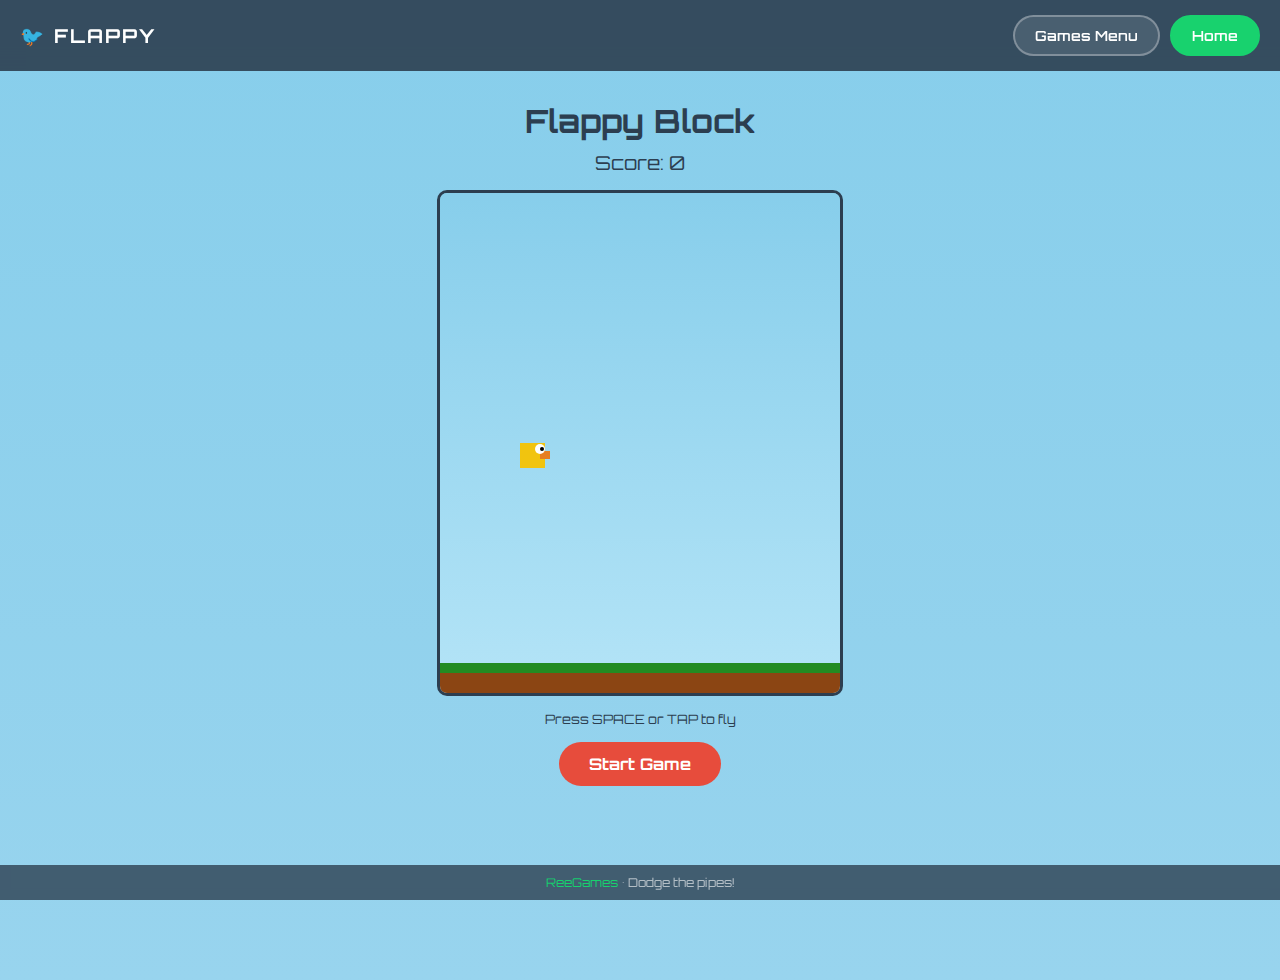
<file: games/flappy/index.html>
<!DOCTYPE html>
<html lang="en">

<head>
    <meta charset="UTF-8">
    <meta name="viewport" content="width=device-width, initial-scale=1.0">
    <title>ReeGames - Flappy Block</title>
    <link href="../../assets/img/favicon.png" rel="icon">
    <link href="https://fonts.googleapis.com/css2?family=Orbitron:wght@400;500;700&display=swap" rel="stylesheet">
    <link href="../../assets/css/games.css" rel="stylesheet">
    <style>
        body {
            margin: 0;
            padding: 0;
            font-family: 'Orbitron', sans-serif;
            background: linear-gradient(to bottom, #87CEEB 0%, #98d4ee 100%);
            min-height: 100vh;
            display: flex;
            flex-direction: column;
            align-items: center;
            padding-top: 80px;
        }

        h1 {
            color: #2c3e50;
            margin-bottom: 10px;
        }

        #score {
            color: #2c3e50;
            font-size: 1.2rem;
            margin-bottom: 15px;
        }

        #gameCanvas {
            border: 3px solid #2c3e50;
            border-radius: 10px;
            background: linear-gradient(to bottom, #87CEEB 0%, #b4e4f7 100%);
        }

        #controls {
            margin-top: 15px;
            color: #2c3e50;
            font-size: 0.8rem;
        }

        #startBtn {
            margin-top: 15px;
            padding: 12px 30px;
            font-size: 1rem;
            font-family: 'Orbitron', sans-serif;
            background: #e74c3c;
            color: #fff;
            border: none;
            border-radius: 50px;
            cursor: pointer;
            font-weight: bold;
            transition: all 0.3s;
        }

        #startBtn:hover {
            background: #c0392b;
            transform: scale(1.05);
        }

        .game-header {
            background: rgba(44, 62, 80, 0.9) !important;
        }
    </style>
</head>

<body data-no-shared-navbar>

    <header class="game-header">
        <div class="game-title">🐦 Flappy</div>
        <nav class="game-nav">
            <a class="game-btn" href="../">Games Menu</a>
            <a class="game-btn primary" href="../../">Home</a>
        </nav>
    </header>

    <h1>Flappy Block</h1>
    <div id="score">Score: 0</div>
    <canvas id="gameCanvas" width="400" height="500"></canvas>
    <div id="controls">Press SPACE or TAP to fly</div>
    <button id="startBtn">Start Game</button>

    <footer class="game-footer" style="background: rgba(44, 62, 80, 0.8);">
        <a href="../">ReeGames</a> • Dodge the pipes!
    </footer>

    <script>
        const canvas = document.getElementById('gameCanvas');
        const ctx = canvas.getContext('2d');
        const scoreDisplay = document.getElementById('score');
        const startBtn = document.getElementById('startBtn');

        const bird = { x: 80, y: 250, size: 25, velocity: 0, gravity: 0.5, jump: -8 };
        const pipes = [];
        const pipeWidth = 60;
        const pipeGap = 150;

        let score = 0;
        let gameRunning = false;
        let animationId;

        function init() {
            bird.y = 250;
            bird.velocity = 0;
            pipes.length = 0;
            score = 0;
            scoreDisplay.textContent = 'Score: 0';
        }

        function spawnPipe() {
            const minHeight = 50;
            const maxHeight = canvas.height - pipeGap - minHeight;
            const topHeight = Math.random() * (maxHeight - minHeight) + minHeight;

            pipes.push({
                x: canvas.width,
                topHeight: topHeight,
                scored: false
            });
        }

        function draw() {
            // Sky gradient
            const gradient = ctx.createLinearGradient(0, 0, 0, canvas.height);
            gradient.addColorStop(0, '#87CEEB');
            gradient.addColorStop(1, '#b4e4f7');
            ctx.fillStyle = gradient;
            ctx.fillRect(0, 0, canvas.width, canvas.height);

            // Ground
            ctx.fillStyle = '#8B4513';
            ctx.fillRect(0, canvas.height - 30, canvas.width, 30);
            ctx.fillStyle = '#228B22';
            ctx.fillRect(0, canvas.height - 30, canvas.width, 10);

            // Pipes
            ctx.fillStyle = '#2ecc71';
            pipes.forEach(pipe => {
                // Top pipe
                ctx.fillRect(pipe.x, 0, pipeWidth, pipe.topHeight);
                ctx.fillStyle = '#27ae60';
                ctx.fillRect(pipe.x - 5, pipe.topHeight - 20, pipeWidth + 10, 20);

                // Bottom pipe
                ctx.fillStyle = '#2ecc71';
                const bottomY = pipe.topHeight + pipeGap;
                ctx.fillRect(pipe.x, bottomY, pipeWidth, canvas.height - bottomY - 30);
                ctx.fillStyle = '#27ae60';
                ctx.fillRect(pipe.x - 5, bottomY, pipeWidth + 10, 20);
                ctx.fillStyle = '#2ecc71';
            });

            // Bird
            ctx.fillStyle = '#f1c40f';
            ctx.fillRect(bird.x, bird.y, bird.size, bird.size);
            ctx.fillStyle = '#e67e22';
            ctx.fillRect(bird.x + bird.size - 5, bird.y + 8, 10, 8);
            ctx.fillStyle = '#fff';
            ctx.beginPath();
            ctx.arc(bird.x + bird.size - 5, bird.y + 6, 5, 0, Math.PI * 2);
            ctx.fill();
            ctx.fillStyle = '#000';
            ctx.beginPath();
            ctx.arc(bird.x + bird.size - 3, bird.y + 6, 2, 0, Math.PI * 2);
            ctx.fill();
        }

        function update() {
            bird.velocity += bird.gravity;
            bird.y += bird.velocity;

            // Pipe spawning
            if (pipes.length === 0 || pipes[pipes.length - 1].x < canvas.width - 200) {
                spawnPipe();
            }

            // Update pipes
            pipes.forEach((pipe, i) => {
                pipe.x -= 3;

                // Score
                if (!pipe.scored && pipe.x + pipeWidth < bird.x) {
                    score++;
                    scoreDisplay.textContent = 'Score: ' + score;
                    pipe.scored = true;
                }

                // Collision detection
                if (bird.x + bird.size > pipe.x && bird.x < pipe.x + pipeWidth) {
                    if (bird.y < pipe.topHeight || bird.y + bird.size > pipe.topHeight + pipeGap) {
                        gameOver();
                        return;
                    }
                }
            });

            // Remove off-screen pipes
            if (pipes.length && pipes[0].x + pipeWidth < 0) {
                pipes.shift();
            }

            // Ground/ceiling collision
            if (bird.y + bird.size > canvas.height - 30 || bird.y < 0) {
                gameOver();
                return;
            }

            draw();
            animationId = requestAnimationFrame(update);
        }

        function gameOver() {
            cancelAnimationFrame(animationId);
            gameRunning = false;
            startBtn.textContent = 'Play Again';
            startBtn.style.display = 'block';
            alert('Game Over! Score: ' + score);
        }

        function flap() {
            if (gameRunning) {
                bird.velocity = bird.jump;
            }
        }

        function startGame() {
            init();
            startBtn.style.display = 'none';
            gameRunning = true;
            update();
        }

        document.addEventListener('keydown', (e) => {
            if (e.code === 'Space') {
                e.preventDefault();
                flap();
            }
        });

        canvas.addEventListener('click', flap);
        startBtn.addEventListener('click', startGame);

        init();
        draw();
    </script>
</body>

</html>
</file>
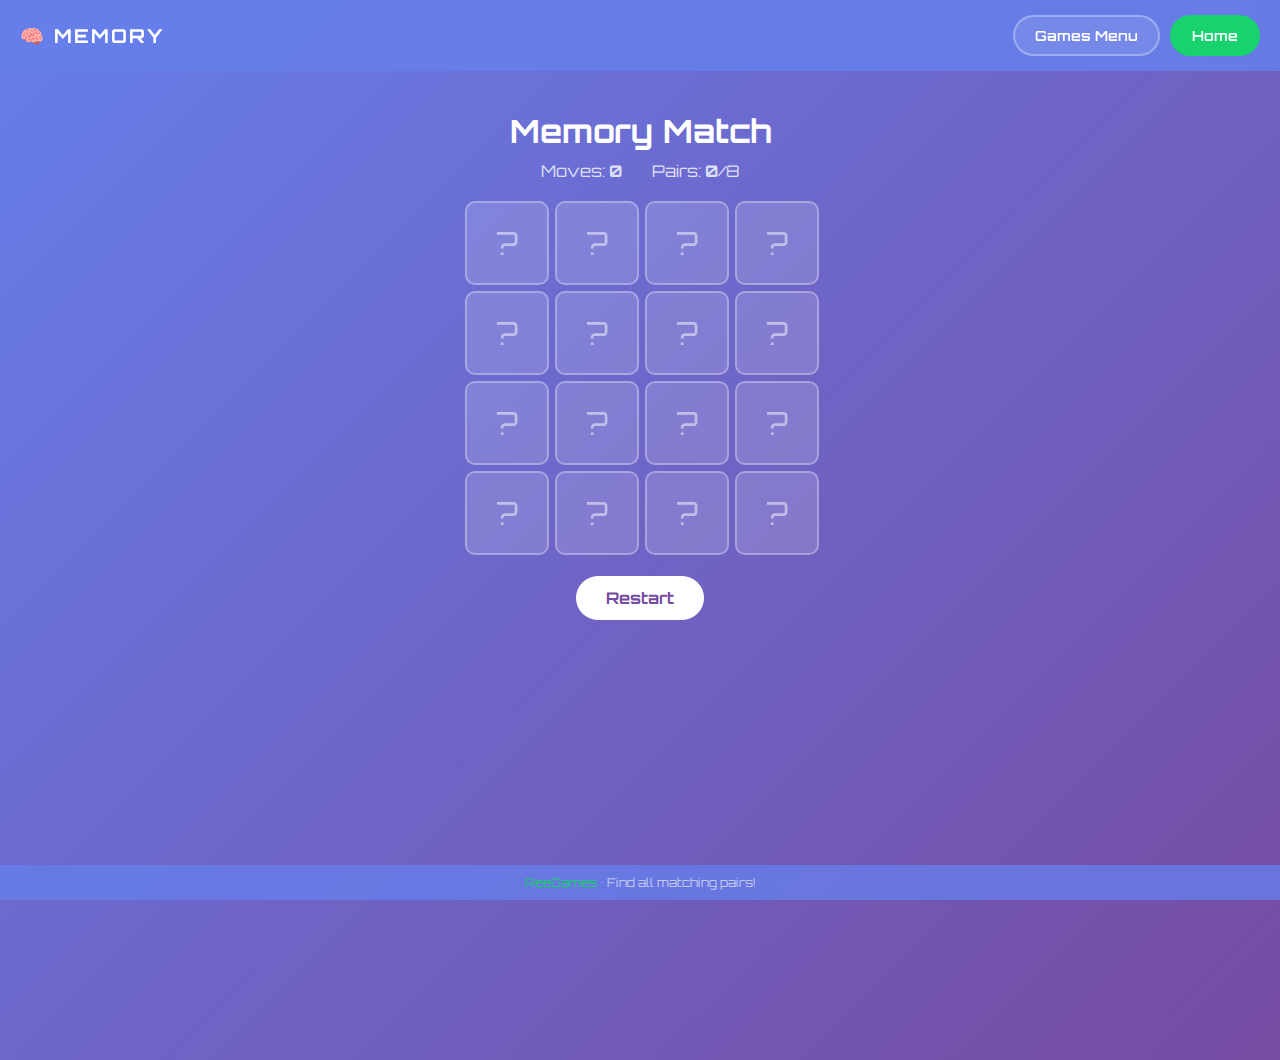
<file: games/memory/index.html>
<!DOCTYPE html>
<html lang="en">

<head>
    <meta charset="UTF-8">
    <meta name="viewport" content="width=device-width, initial-scale=1.0">
    <title>ReeGames - Memory Match</title>
    <link href="../../assets/img/favicon.png" rel="icon">
    <link href="https://fonts.googleapis.com/css2?family=Orbitron:wght@400;500;700&display=swap" rel="stylesheet">
    <link href="../../assets/css/games.css" rel="stylesheet">
    <style>
        body {
            margin: 0;
            padding: 0;
            font-family: 'Orbitron', sans-serif;
            background: linear-gradient(135deg, #667eea 0%, #764ba2 100%);
            min-height: 100vh;
            display: flex;
            flex-direction: column;
            align-items: center;
            padding-top: 90px;
            padding-bottom: 70px;
        }

        h1 {
            color: #fff;
            margin-bottom: 10px;
        }

        #stats {
            color: rgba(255, 255, 255, 0.8);
            font-size: 1rem;
            margin-bottom: 20px;
            display: flex;
            gap: 30px;
        }

        #gameBoard {
            display: grid;
            grid-template-columns: repeat(4, 80px);
            gap: 10px;
            perspective: 1000px;
        }

        .card {
            width: 80px;
            height: 80px;
            cursor: pointer;
            position: relative;
            transform-style: preserve-3d;
            transition: transform 0.5s;
        }

        .card.flipped {
            transform: rotateY(180deg);
        }

        .card.matched {
            pointer-events: none;
        }

        .card-face {
            position: absolute;
            width: 100%;
            height: 100%;
            border-radius: 10px;
            display: flex;
            justify-content: center;
            align-items: center;
            font-size: 2.5rem;
            backface-visibility: hidden;
        }

        .card-front {
            background: rgba(255, 255, 255, 0.15);
            border: 2px solid rgba(255, 255, 255, 0.3);
        }

        .card-front::after {
            content: "?";
            color: rgba(255, 255, 255, 0.5);
            font-size: 2rem;
        }

        .card-back {
            background: #fff;
            transform: rotateY(180deg);
        }

        .card.matched .card-back {
            background: #4ecca3;
        }

        #restartBtn {
            margin-top: 25px;
            padding: 12px 30px;
            font-size: 1rem;
            font-family: 'Orbitron', sans-serif;
            background: #fff;
            color: #764ba2;
            border: none;
            border-radius: 50px;
            cursor: pointer;
            font-weight: bold;
            transition: all 0.3s;
        }

        #restartBtn:hover {
            transform: scale(1.05);
            box-shadow: 0 5px 20px rgba(0, 0, 0, 0.2);
        }

        #winMessage {
            display: none;
            margin-top: 20px;
            padding: 20px 40px;
            background: rgba(255, 255, 255, 0.2);
            border-radius: 15px;
            text-align: center;
            color: #fff;
        }

        #winMessage h2 {
            margin: 0 0 10px;
        }
    </style>
</head>

<body data-no-shared-navbar>

    <header class="game-header" style="background: rgba(102, 126, 234, 0.9);">
        <div class="game-title">🧠 Memory</div>
        <nav class="game-nav">
            <a class="game-btn" href="../">Games Menu</a>
            <a class="game-btn primary" href="../../">Home</a>
        </nav>
    </header>

    <h1>Memory Match</h1>
    <div id="stats">
        <span>Moves: <strong id="moves">0</strong></span>
        <span>Pairs: <strong id="pairs">0</strong>/8</span>
    </div>

    <div id="gameBoard"></div>

    <div id="winMessage">
        <h2>🎉 You Won!</h2>
        <p>Completed in <span id="finalMoves">0</span> moves</p>
    </div>

    <button id="restartBtn">Restart</button>

    <footer class="game-footer" style="background: rgba(102, 126, 234, 0.8);">
        <a href="../">ReeGames</a> • Find all matching pairs!
    </footer>

    <script>
        const emojis = ['🎮', '🎲', '🎯', '🏆', '⭐', '🔥', '💎', '🚀'];
        const board = document.getElementById('gameBoard');
        const movesDisplay = document.getElementById('moves');
        const pairsDisplay = document.getElementById('pairs');
        const winMessage = document.getElementById('winMessage');
        const finalMovesDisplay = document.getElementById('finalMoves');
        const restartBtn = document.getElementById('restartBtn');

        let cards = [];
        let flippedCards = [];
        let matchedPairs = 0;
        let moves = 0;
        let canFlip = true;

        function shuffle(array) {
            for (let i = array.length - 1; i > 0; i--) {
                const j = Math.floor(Math.random() * (i + 1));
                [array[i], array[j]] = [array[j], array[i]];
            }
            return array;
        }

        function createBoard() {
            board.innerHTML = '';
            cards = shuffle([...emojis, ...emojis]);
            matchedPairs = 0;
            moves = 0;
            flippedCards = [];
            canFlip = true;

            movesDisplay.textContent = '0';
            pairsDisplay.textContent = '0';
            winMessage.style.display = 'none';

            cards.forEach((emoji, i) => {
                const card = document.createElement('div');
                card.className = 'card';
                card.dataset.index = i;
                card.innerHTML = `
          <div class="card-face card-front"></div>
          <div class="card-face card-back">${emoji}</div>
        `;
                card.addEventListener('click', () => flipCard(card, emoji));
                board.appendChild(card);
            });
        }

        function flipCard(card, emoji) {
            if (!canFlip || card.classList.contains('flipped') || card.classList.contains('matched')) return;

            card.classList.add('flipped');
            flippedCards.push({ card, emoji });

            if (flippedCards.length === 2) {
                moves++;
                movesDisplay.textContent = moves;
                canFlip = false;

                const [first, second] = flippedCards;

                if (first.emoji === second.emoji) {
                    first.card.classList.add('matched');
                    second.card.classList.add('matched');
                    matchedPairs++;
                    pairsDisplay.textContent = matchedPairs;
                    flippedCards = [];
                    canFlip = true;

                    if (matchedPairs === 8) {
                        winMessage.style.display = 'block';
                        finalMovesDisplay.textContent = moves;
                    }
                } else {
                    setTimeout(() => {
                        first.card.classList.remove('flipped');
                        second.card.classList.remove('flipped');
                        flippedCards = [];
                        canFlip = true;
                    }, 1000);
                }
            }
        }

        restartBtn.addEventListener('click', createBoard);
        createBoard();
    </script>
</body>

</html>
</file>
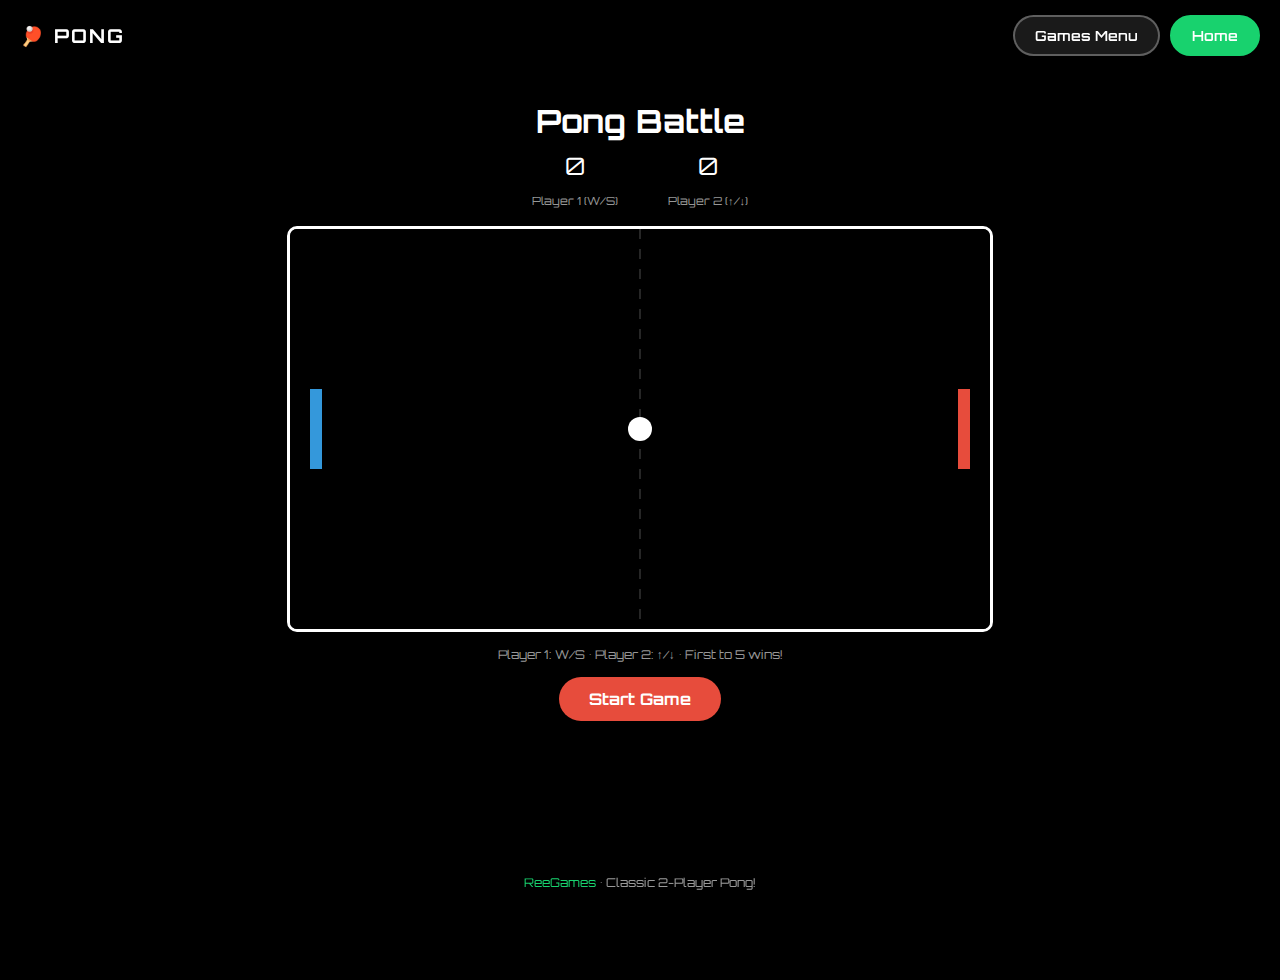
<file: games/pong/index.html>
<!DOCTYPE html>
<html lang="en">

<head>
    <meta charset="UTF-8">
    <meta name="viewport" content="width=device-width, initial-scale=1.0">
    <title>ReeGames - Pong Battle</title>
    <link href="../../assets/img/favicon.png" rel="icon">
    <link href="https://fonts.googleapis.com/css2?family=Orbitron:wght@400;500;700&display=swap" rel="stylesheet">
    <link href="../../assets/css/games.css" rel="stylesheet">
    <style>
        body {
            margin: 0;
            padding: 0;
            font-family: 'Orbitron', sans-serif;
            background: #000;
            min-height: 100vh;
            display: flex;
            flex-direction: column;
            align-items: center;
            padding-top: 80px;
        }

        h1 {
            color: #fff;
            margin-bottom: 10px;
        }

        #scores {
            color: #fff;
            font-size: 1.5rem;
            margin-bottom: 15px;
            display: flex;
            gap: 50px;
        }

        .player-score {
            text-align: center;
        }

        .player-score small {
            font-size: 0.7rem;
            color: rgba(255, 255, 255, 0.6);
        }

        #gameCanvas {
            border: 3px solid #fff;
            border-radius: 10px;
        }

        #controls {
            margin-top: 15px;
            color: rgba(255, 255, 255, 0.6);
            font-size: 0.75rem;
            text-align: center;
        }

        #startBtn {
            margin-top: 15px;
            padding: 12px 30px;
            font-size: 1rem;
            font-family: 'Orbitron', sans-serif;
            background: #e74c3c;
            color: #fff;
            border: none;
            border-radius: 50px;
            cursor: pointer;
            font-weight: bold;
            transition: all 0.3s;
        }

        #startBtn:hover {
            background: #c0392b;
            transform: scale(1.05);
        }

        .game-header {
            background: rgba(0, 0, 0, 0.9) !important;
        }
    </style>
</head>

<body data-no-shared-navbar>

    <header class="game-header">
        <div class="game-title">🏓 Pong</div>
        <nav class="game-nav">
            <a class="game-btn" href="../">Games Menu</a>
            <a class="game-btn primary" href="../../">Home</a>
        </nav>
    </header>

    <h1>Pong Battle</h1>
    <div id="scores">
        <div class="player-score">
            <div id="p1Score">0</div>
            <small>Player 1 (W/S)</small>
        </div>
        <div class="player-score">
            <div id="p2Score">0</div>
            <small>Player 2 (↑/↓)</small>
        </div>
    </div>
    <canvas id="gameCanvas" width="700" height="400"></canvas>
    <div id="controls">Player 1: W/S • Player 2: ↑/↓ • First to 5 wins!</div>
    <button id="startBtn">Start Game</button>

    <footer class="game-footer">
        <a href="../">ReeGames</a> • Classic 2-Player Pong!
    </footer>

    <script>
        const canvas = document.getElementById('gameCanvas');
        const ctx = canvas.getContext('2d');
        const startBtn = document.getElementById('startBtn');
        const p1ScoreDisplay = document.getElementById('p1Score');
        const p2ScoreDisplay = document.getElementById('p2Score');

        const paddleHeight = 80, paddleWidth = 12;
        const ballSize = 12;

        let p1 = { y: canvas.height / 2 - paddleHeight / 2, score: 0 };
        let p2 = { y: canvas.height / 2 - paddleHeight / 2, score: 0 };
        let ball = { x: canvas.width / 2, y: canvas.height / 2, vx: 5, vy: 3 };

        let keys = {};
        let gameRunning = false;
        let animationId;

        function init() {
            p1.y = p2.y = canvas.height / 2 - paddleHeight / 2;
            p1.score = p2.score = 0;
            resetBall();
            updateScores();
        }

        function resetBall() {
            ball.x = canvas.width / 2;
            ball.y = canvas.height / 2;
            ball.vx = (Math.random() > 0.5 ? 1 : -1) * 5;
            ball.vy = (Math.random() - 0.5) * 6;
        }

        function updateScores() {
            p1ScoreDisplay.textContent = p1.score;
            p2ScoreDisplay.textContent = p2.score;
        }

        function draw() {
            // Clear
            ctx.fillStyle = '#000';
            ctx.fillRect(0, 0, canvas.width, canvas.height);

            // Center line
            ctx.strokeStyle = 'rgba(255,255,255,0.3)';
            ctx.setLineDash([10, 10]);
            ctx.beginPath();
            ctx.moveTo(canvas.width / 2, 0);
            ctx.lineTo(canvas.width / 2, canvas.height);
            ctx.stroke();
            ctx.setLineDash([]);

            // Paddles
            ctx.fillStyle = '#3498db';
            ctx.fillRect(20, p1.y, paddleWidth, paddleHeight);
            ctx.fillStyle = '#e74c3c';
            ctx.fillRect(canvas.width - 20 - paddleWidth, p2.y, paddleWidth, paddleHeight);

            // Ball
            ctx.fillStyle = '#fff';
            ctx.beginPath();
            ctx.arc(ball.x, ball.y, ballSize, 0, Math.PI * 2);
            ctx.fill();
        }

        function update() {
            // Paddle movement
            if (keys['KeyW'] && p1.y > 0) p1.y -= 7;
            if (keys['KeyS'] && p1.y < canvas.height - paddleHeight) p1.y += 7;
            if (keys['ArrowUp'] && p2.y > 0) p2.y -= 7;
            if (keys['ArrowDown'] && p2.y < canvas.height - paddleHeight) p2.y += 7;

            // Ball movement
            ball.x += ball.vx;
            ball.y += ball.vy;

            // Top/bottom collision
            if (ball.y - ballSize < 0 || ball.y + ballSize > canvas.height) {
                ball.vy *= -1;
            }

            // Paddle collision
            if (ball.x - ballSize < 32 && ball.y > p1.y && ball.y < p1.y + paddleHeight) {
                ball.vx = Math.abs(ball.vx) * 1.05;
                ball.vy += (ball.y - (p1.y + paddleHeight / 2)) * 0.1;
            }
            if (ball.x + ballSize > canvas.width - 32 && ball.y > p2.y && ball.y < p2.y + paddleHeight) {
                ball.vx = -Math.abs(ball.vx) * 1.05;
                ball.vy += (ball.y - (p2.y + paddleHeight / 2)) * 0.1;
            }

            // Scoring
            if (ball.x < 0) {
                p2.score++;
                updateScores();
                if (p2.score >= 5) { endGame('Player 2'); return; }
                resetBall();
            }
            if (ball.x > canvas.width) {
                p1.score++;
                updateScores();
                if (p1.score >= 5) { endGame('Player 1'); return; }
                resetBall();
            }

            draw();
            animationId = requestAnimationFrame(update);
        }

        function endGame(winner) {
            cancelAnimationFrame(animationId);
            gameRunning = false;
            startBtn.textContent = 'Play Again';
            startBtn.style.display = 'block';
            alert(winner + ' Wins!');
        }

        function startGame() {
            init();
            startBtn.style.display = 'none';
            gameRunning = true;
            update();
        }

        document.addEventListener('keydown', e => { keys[e.code] = true; e.preventDefault(); });
        document.addEventListener('keyup', e => { keys[e.code] = false; });

        startBtn.addEventListener('click', startGame);

        // Mobile touch controls - tap left/right side of screen to move paddles
        canvas.addEventListener('touchstart', (e) => {
            e.preventDefault();
            const touch = e.touches[0];
            const rect = canvas.getBoundingClientRect();
            const x = touch.clientX - rect.left;
            const y = touch.clientY - rect.top;
            const halfHeight = rect.height / 2;

            // Left side of canvas controls P1, right side controls P2
            if (x < rect.width / 2) {
                if (y < halfHeight) keys['KeyW'] = true;
                else keys['KeyS'] = true;
            } else {
                if (y < halfHeight) keys['ArrowUp'] = true;
                else keys['ArrowDown'] = true;
            }
        });

        canvas.addEventListener('touchend', () => {
            keys['KeyW'] = false;
            keys['KeyS'] = false;
            keys['ArrowUp'] = false;
            keys['ArrowDown'] = false;
        });

        init();
        draw();
    </script>
</body>

</html>
</file>
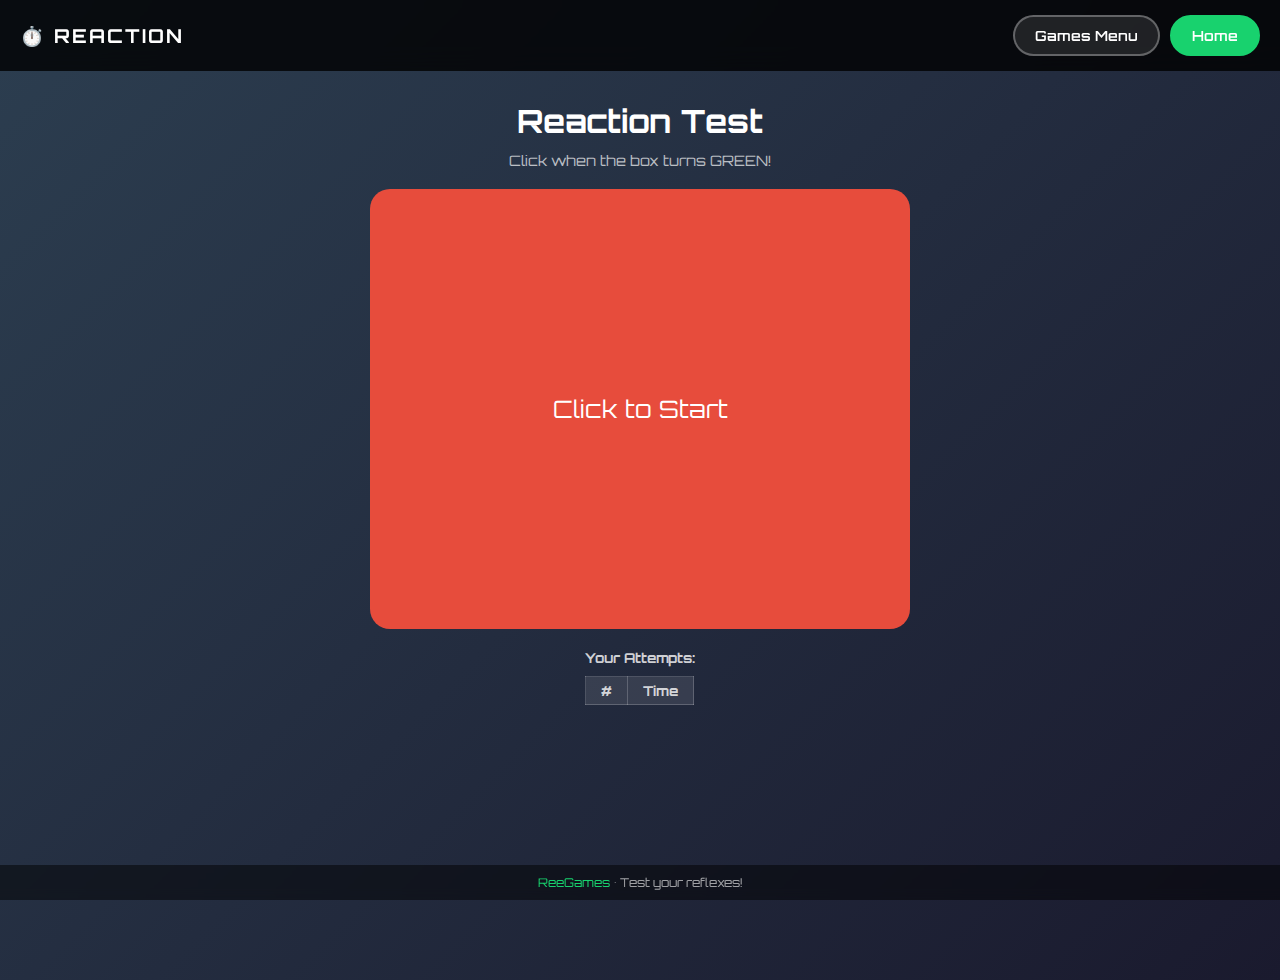
<file: games/reaction/index.html>
<!DOCTYPE html>
<html lang="en">

<head>
    <meta charset="UTF-8">
    <meta name="viewport" content="width=device-width, initial-scale=1.0">
    <title>ReeGames - Reaction Test</title>
    <link href="../../assets/img/favicon.png" rel="icon">
    <link href="https://fonts.googleapis.com/css2?family=Orbitron:wght@400;500;700&display=swap" rel="stylesheet">
    <link href="../../assets/css/games.css" rel="stylesheet">
    <style>
        body {
            margin: 0;
            padding: 0;
            font-family: 'Orbitron', sans-serif;
            min-height: 100vh;
            display: flex;
            flex-direction: column;
            align-items: center;
            padding-top: 80px;
        }

        h1 {
            color: #fff;
            margin-bottom: 10px;
        }

        #instructions {
            color: rgba(255, 255, 255, 0.7);
            font-size: 0.9rem;
            margin-bottom: 20px;
            text-align: center;
        }

        #gameArea {
            width: 500px;
            height: 400px;
            border-radius: 20px;
            display: flex;
            justify-content: center;
            align-items: center;
            cursor: pointer;
            transition: background 0.1s;
            font-size: 1.5rem;
            color: #fff;
            text-align: center;
            padding: 20px;
        }

        .waiting {
            background: #e74c3c;
        }

        .ready {
            background: #f39c12;
        }

        .go {
            background: #27ae60;
        }

        .result {
            background: #3498db;
        }

        .too-early {
            background: #9b59b6;
        }

        #results {
            margin-top: 20px;
            color: rgba(255, 255, 255, 0.8);
            font-size: 0.85rem;
        }

        #results table {
            border-collapse: collapse;
            margin-top: 10px;
        }

        #results th,
        #results td {
            padding: 5px 15px;
            border: 1px solid rgba(255, 255, 255, 0.2);
        }

        #results th {
            background: rgba(255, 255, 255, 0.1);
        }

        #restartBtn {
            margin-top: 20px;
            padding: 12px 30px;
            font-size: 1rem;
            font-family: 'Orbitron', sans-serif;
            background: #9b59b6;
            color: #fff;
            border: none;
            border-radius: 50px;
            cursor: pointer;
            font-weight: bold;
            display: none;
        }

        #restartBtn:hover {
            background: #8e44ad;
        }
    </style>
</head>

<body data-no-shared-navbar style="background: linear-gradient(135deg, #2c3e50, #1a1a2e);">

    <header class="game-header" style="background: rgba(0,0,0,0.8);">
        <div class="game-title">⏱️ Reaction</div>
        <nav class="game-nav">
            <a class="game-btn" href="../">Games Menu</a>
            <a class="game-btn primary" href="../../">Home</a>
        </nav>
    </header>

    <h1>Reaction Test</h1>
    <div id="instructions">Click when the box turns GREEN!</div>

    <div id="gameArea" class="waiting">
        Click to Start
    </div>

    <div id="results">
        <strong>Your Attempts:</strong>
        <table>
            <thead>
                <tr>
                    <th>#</th>
                    <th>Time</th>
                </tr>
            </thead>
            <tbody id="attemptsList"></tbody>
        </table>
        <div id="average" style="margin-top:10px;"></div>
    </div>

    <button id="restartBtn">Play Again</button>

    <footer class="game-footer">
        <a href="../">ReeGames</a> • Test your reflexes!
    </footer>

    <script>
        const gameArea = document.getElementById('gameArea');
        const attemptsList = document.getElementById('attemptsList');
        const averageDisplay = document.getElementById('average');
        const restartBtn = document.getElementById('restartBtn');

        let state = 'idle';
        let startTime;
        let timeout;
        let attempts = [];

        function setState(newState, text) {
            state = newState;
            gameArea.className = newState;
            gameArea.textContent = text;
        }

        function startRound() {
            setState('waiting', 'Wait for green...');

            const delay = Math.random() * 4000 + 1500; // 1.5s to 5.5s
            timeout = setTimeout(() => {
                setState('go', 'CLICK NOW!');
                startTime = Date.now();
            }, delay);
        }

        function handleClick() {
            if (state === 'idle' || state === 'result' || state === 'too-early') {
                startRound();
            } else if (state === 'waiting') {
                clearTimeout(timeout);
                setState('too-early', 'Too early! Click to try again');
            } else if (state === 'go') {
                const reactionTime = Date.now() - startTime;
                attempts.push(reactionTime);

                setState('result', `${reactionTime} ms`);

                // Update table
                const row = document.createElement('tr');
                row.innerHTML = `<td>${attempts.length}</td><td>${reactionTime} ms</td>`;
                attemptsList.appendChild(row);

                // Calculate average
                const avg = Math.round(attempts.reduce((a, b) => a + b, 0) / attempts.length);
                averageDisplay.innerHTML = `<strong>Average: ${avg} ms</strong>`;

                if (attempts.length >= 5) {
                    restartBtn.style.display = 'block';
                    gameArea.textContent += '\n\nTest complete!';
                } else {
                    gameArea.textContent += '\n\nClick to continue';
                }
            }
        }

        function restart() {
            attempts = [];
            attemptsList.innerHTML = '';
            averageDisplay.innerHTML = '';
            restartBtn.style.display = 'none';
            setState('idle', 'Click to Start');
        }

        gameArea.addEventListener('click', handleClick);
        restartBtn.addEventListener('click', restart);
    </script>
</body>

</html>
</file>
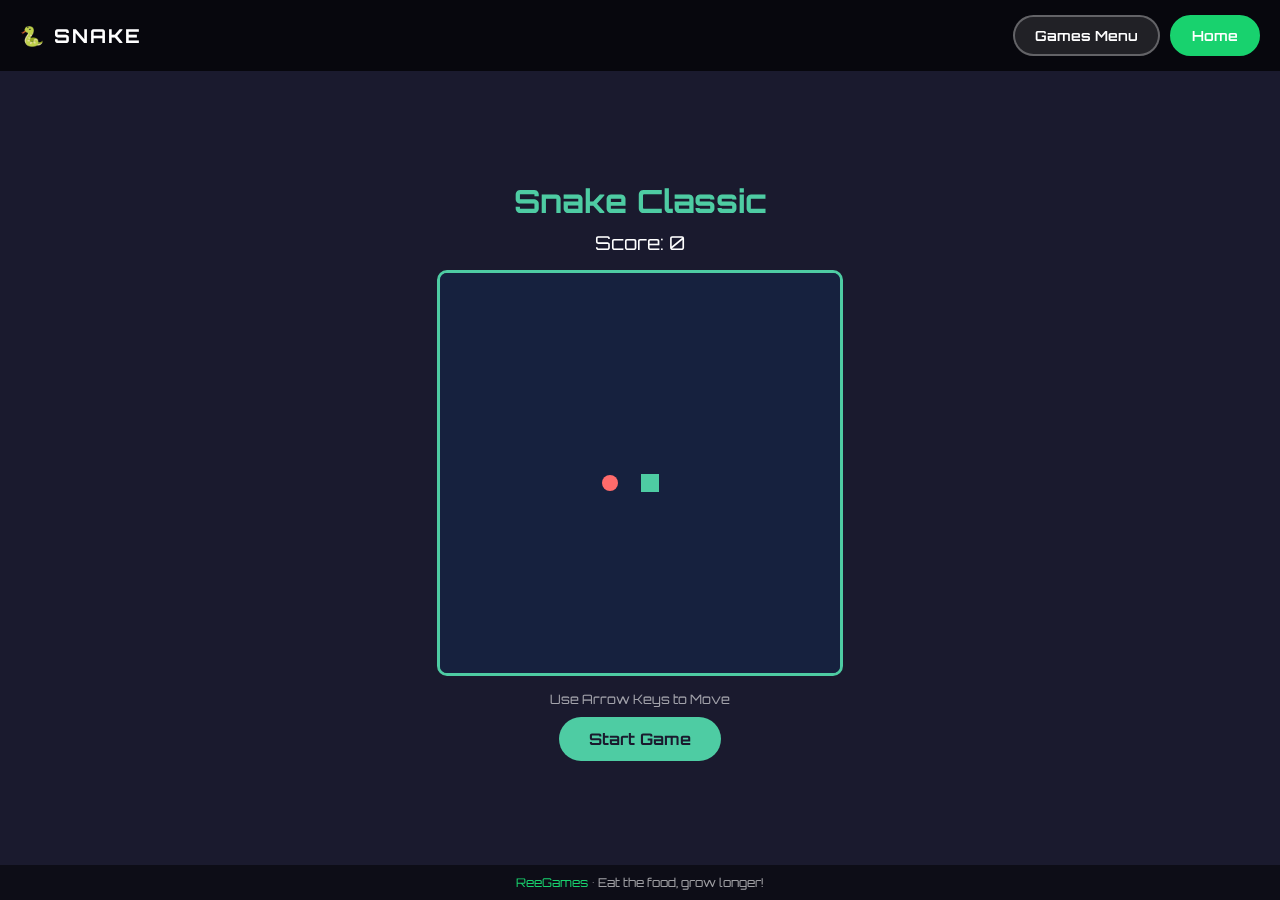
<file: games/snake/index.html>
<!DOCTYPE html>
<html lang="en">

<head>
    <meta charset="UTF-8">
    <meta name="viewport" content="width=device-width, initial-scale=1.0">
    <title>ReeGames - Snake</title>
    <link href="../../assets/img/favicon.png" rel="icon">
    <link href="https://fonts.googleapis.com/css2?family=Orbitron:wght@400;500;700&display=swap" rel="stylesheet">
    <link href="../../assets/css/games.css" rel="stylesheet">
    <style>
        body {
            margin: 0;
            padding: 0;
            font-family: 'Orbitron', sans-serif;
            background: #1a1a2e;
            overflow: hidden;
        }

        h1 {
            color: #4ecca3;
            margin-bottom: 10px;
        }

        #score {
            color: #fff;
            font-size: 1.2rem;
            margin-bottom: 15px;
        }

        #gameCanvas {
            border: 3px solid #4ecca3;
            border-radius: 10px;
            background: #16213e;
            max-height: calc(100vh - 250px);
        }

        #controls {
            margin-top: 15px;
            color: rgba(255, 255, 255, 0.6);
            font-size: 0.8rem;
        }

        #startBtn {
            margin-top: 10px;
            padding: 12px 30px;
            font-size: 1rem;
            font-family: 'Orbitron', sans-serif;
            background: #4ecca3;
            color: #1a1a2e;
            border: none;
            border-radius: 50px;
            cursor: pointer;
            font-weight: bold;
            transition: all 0.3s;
        }

        #startBtn:hover {
            background: #3ba882;
            transform: scale(1.05);
        }
    </style>
</head>

<body data-no-shared-navbar>

    <header class="game-header">
        <div class="game-title">🐍 Snake</div>
        <nav class="game-nav">
            <a class="game-btn" href="../">Games Menu</a>
            <a class="game-btn primary" href="../../">Home</a>
        </nav>
    </header>

    <div class="game-viewport">
        <h1>Snake Classic</h1>
        <div id="score">Score: 0</div>
        <canvas id="gameCanvas" width="400" height="400" class="responsive-canvas"></canvas>
        <div id="controls" class="keyboard-hint">Use Arrow Keys to Move</div>
        <button id="startBtn">Start Game</button>
    </div>

    <!-- Touch Controls for Mobile -->
    <div class="touch-controls" id="touchControls">
        <div class="touch-dpad">
            <button class="touch-btn up" id="btnUp">↑</button>
            <button class="touch-btn left" id="btnLeft">←</button>
            <button class="touch-btn right" id="btnRight">→</button>
            <button class="touch-btn down" id="btnDown">↓</button>
        </div>
    </div>

    <footer class="game-footer">
        <a href="../">ReeGames</a> • Eat the food, grow longer!
    </footer>

    <script>
        const canvas = document.getElementById('gameCanvas');
        const ctx = canvas.getContext('2d');
        const scoreDisplay = document.getElementById('score');
        const startBtn = document.getElementById('startBtn');

        const gridSize = 20;
        const tileCount = canvas.width / gridSize;

        let snake = [];
        let food = {};
        let dx = 0, dy = 0;
        let score = 0;
        let gameLoop;
        let gameRunning = false;

        function init() {
            snake = [{ x: 10, y: 10 }];
            food = spawnFood();
            dx = 0; dy = 0;
            score = 0;
            scoreDisplay.textContent = 'Score: 0';
        }

        function spawnFood() {
            return {
                x: Math.floor(Math.random() * tileCount),
                y: Math.floor(Math.random() * tileCount)
            };
        }

        function draw() {
            // Clear
            ctx.fillStyle = '#16213e';
            ctx.fillRect(0, 0, canvas.width, canvas.height);

            // Draw food
            ctx.fillStyle = '#ff6b6b';
            ctx.beginPath();
            ctx.arc(food.x * gridSize + gridSize / 2, food.y * gridSize + gridSize / 2, gridSize / 2 - 2, 0, Math.PI * 2);
            ctx.fill();

            // Draw snake
            snake.forEach((segment, i) => {
                ctx.fillStyle = i === 0 ? '#4ecca3' : '#3ba882';
                ctx.fillRect(segment.x * gridSize + 1, segment.y * gridSize + 1, gridSize - 2, gridSize - 2);
            });
        }

        function update() {
            if (dx === 0 && dy === 0) return;

            const head = { x: snake[0].x + dx, y: snake[0].y + dy };

            // Wall collision
            if (head.x < 0 || head.x >= tileCount || head.y < 0 || head.y >= tileCount) {
                gameOver();
                return;
            }

            // Self collision
            if (snake.some(s => s.x === head.x && s.y === head.y)) {
                gameOver();
                return;
            }

            snake.unshift(head);

            // Eat food
            if (head.x === food.x && head.y === food.y) {
                score += 10;
                scoreDisplay.textContent = 'Score: ' + score;
                food = spawnFood();
            } else {
                snake.pop();
            }

            draw();
        }

        function gameOver() {
            clearInterval(gameLoop);
            gameRunning = false;
            startBtn.textContent = 'Play Again';
            startBtn.style.display = 'block';
            alert('Game Over! Score: ' + score);
        }

        function startGame() {
            init();
            draw();
            startBtn.style.display = 'none';
            gameRunning = true;
            gameLoop = setInterval(update, 100);
        }

        document.addEventListener('keydown', (e) => {
            if (!gameRunning) return;
            switch (e.key) {
                case 'ArrowUp': if (dy !== 1) { dx = 0; dy = -1; } break;
                case 'ArrowDown': if (dy !== -1) { dx = 0; dy = 1; } break;
                case 'ArrowLeft': if (dx !== 1) { dx = -1; dy = 0; } break;
                case 'ArrowRight': if (dx !== -1) { dx = 1; dy = 0; } break;
            }
        });

        // Touch controls for mobile
        document.getElementById('btnUp').addEventListener('touchstart', (e) => {
            e.preventDefault();
            if (gameRunning && dy !== 1) { dx = 0; dy = -1; }
        });
        document.getElementById('btnDown').addEventListener('touchstart', (e) => {
            e.preventDefault();
            if (gameRunning && dy !== -1) { dx = 0; dy = 1; }
        });
        document.getElementById('btnLeft').addEventListener('touchstart', (e) => {
            e.preventDefault();
            if (gameRunning && dx !== 1) { dx = -1; dy = 0; }
        });
        document.getElementById('btnRight').addEventListener('touchstart', (e) => {
            e.preventDefault();
            if (gameRunning && dx !== -1) { dx = 1; dy = 0; }
        });

        // Swipe controls
        let touchStartX = 0, touchStartY = 0;
        canvas.addEventListener('touchstart', (e) => {
            touchStartX = e.touches[0].clientX;
            touchStartY = e.touches[0].clientY;
        });
        canvas.addEventListener('touchend', (e) => {
            if (!gameRunning) return;
            const diffX = e.changedTouches[0].clientX - touchStartX;
            const diffY = e.changedTouches[0].clientY - touchStartY;
            if (Math.abs(diffX) > Math.abs(diffY)) {
                if (diffX > 30 && dx !== -1) { dx = 1; dy = 0; }
                else if (diffX < -30 && dx !== 1) { dx = -1; dy = 0; }
            } else {
                if (diffY > 30 && dy !== -1) { dx = 0; dy = 1; }
                else if (diffY < -30 && dy !== 1) { dx = 0; dy = -1; }
            }
        });

        startBtn.addEventListener('click', startGame);
        init();
        draw();
    </script>
</body>

</html>
</file>
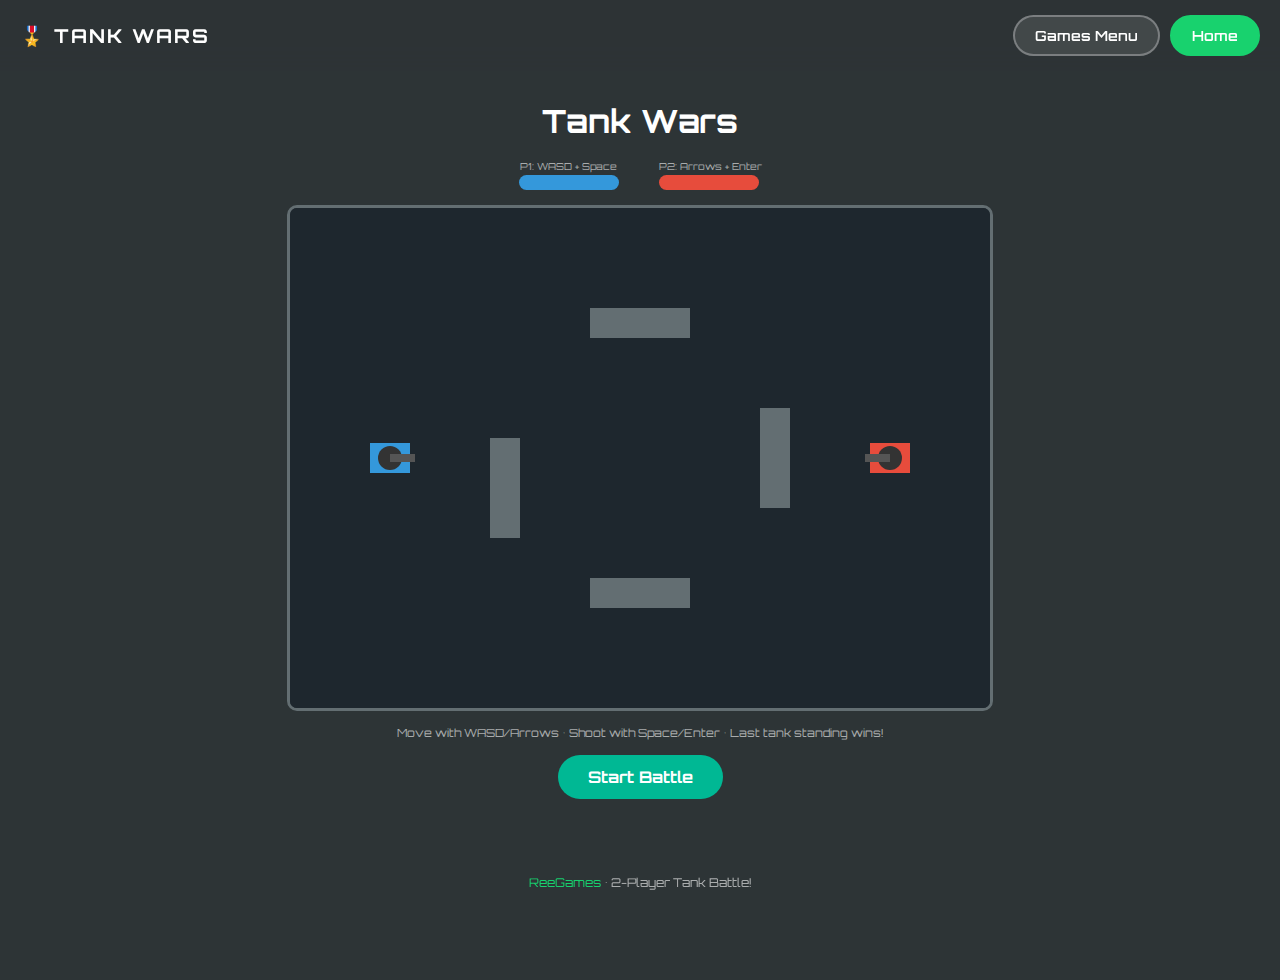
<file: games/tankwars/index.html>
<!DOCTYPE html>
<html lang="en">

<head>
    <meta charset="UTF-8">
    <meta name="viewport" content="width=device-width, initial-scale=1.0">
    <title>ReeGames - Tank Wars</title>
    <link href="../../assets/img/favicon.png" rel="icon">
    <link href="https://fonts.googleapis.com/css2?family=Orbitron:wght@400;500;700&display=swap" rel="stylesheet">
    <link href="../../assets/css/games.css" rel="stylesheet">
    <style>
        body {
            margin: 0;
            padding: 0;
            font-family: 'Orbitron', sans-serif;
            background: #2d3436;
            min-height: 100vh;
            display: flex;
            flex-direction: column;
            align-items: center;
            padding-top: 80px;
        }

        h1 {
            color: #fff;
            margin-bottom: 10px;
        }

        #scores {
            color: #fff;
            font-size: 1.2rem;
            margin-bottom: 15px;
            display: flex;
            gap: 40px;
        }

        .player-info {
            text-align: center;
        }

        .player-info .health {
            width: 100px;
            height: 15px;
            background: #636e72;
            border-radius: 10px;
            overflow: hidden;
        }

        .player-info .health-bar {
            height: 100%;
            transition: width 0.3s;
        }

        .p1-health {
            background: #3498db;
        }

        .p2-health {
            background: #e74c3c;
        }

        .player-info small {
            font-size: 0.6rem;
            color: rgba(255, 255, 255, 0.6);
        }

        #gameCanvas {
            border: 3px solid #636e72;
            border-radius: 10px;
            background: #1e272e;
        }

        #controls {
            margin-top: 15px;
            color: rgba(255, 255, 255, 0.6);
            font-size: 0.7rem;
            text-align: center;
        }

        #startBtn {
            margin-top: 15px;
            padding: 12px 30px;
            font-size: 1rem;
            font-family: 'Orbitron', sans-serif;
            background: #00b894;
            color: #fff;
            border: none;
            border-radius: 50px;
            cursor: pointer;
            font-weight: bold;
        }

        #startBtn:hover {
            background: #00a383;
        }
    </style>
</head>

<body data-no-shared-navbar>

    <header class="game-header" style="background: rgba(45, 52, 54, 0.95);">
        <div class="game-title">🎖️ Tank Wars</div>
        <nav class="game-nav">
            <a class="game-btn" href="../">Games Menu</a>
            <a class="game-btn primary" href="../../">Home</a>
        </nav>
    </header>

    <h1>Tank Wars</h1>
    <div id="scores">
        <div class="player-info">
            <small>P1: WASD + Space</small>
            <div class="health">
                <div class="health-bar p1-health" id="p1Health" style="width:100%"></div>
            </div>
        </div>
        <div class="player-info">
            <small>P2: Arrows + Enter</small>
            <div class="health">
                <div class="health-bar p2-health" id="p2Health" style="width:100%"></div>
            </div>
        </div>
    </div>
    <canvas id="gameCanvas" width="700" height="500"></canvas>
    <div id="controls">Move with WASD/Arrows • Shoot with Space/Enter • Last tank standing wins!</div>
    <button id="startBtn">Start Battle</button>

    <footer class="game-footer" style="background: rgba(45, 52, 54, 0.9);">
        <a href="../">ReeGames</a> • 2-Player Tank Battle!
    </footer>

    <script>
        const canvas = document.getElementById('gameCanvas');
        const ctx = canvas.getContext('2d');
        const startBtn = document.getElementById('startBtn');
        const p1HealthBar = document.getElementById('p1Health');
        const p2HealthBar = document.getElementById('p2Health');

        const tanks = {
            p1: { x: 100, y: 250, angle: 0, health: 100, color: '#3498db', bullets: [] },
            p2: { x: 600, y: 250, angle: Math.PI, health: 100, color: '#e74c3c', bullets: [] }
        };

        const obstacles = [
            { x: 300, y: 100, w: 100, h: 30 },
            { x: 300, y: 370, w: 100, h: 30 },
            { x: 200, y: 230, w: 30, h: 100 },
            { x: 470, y: 200, w: 30, h: 100 }
        ];

        let keys = {};
        let gameRunning = false;
        let animationId;

        function init() {
            tanks.p1 = { x: 100, y: 250, angle: 0, health: 100, color: '#3498db', bullets: [] };
            tanks.p2 = { x: 600, y: 250, angle: Math.PI, health: 100, color: '#e74c3c', bullets: [] };
            updateHealth();
        }

        function updateHealth() {
            p1HealthBar.style.width = tanks.p1.health + '%';
            p2HealthBar.style.width = tanks.p2.health + '%';
        }

        function shoot(tank) {
            tank.bullets.push({
                x: tank.x + Math.cos(tank.angle) * 25,
                y: tank.y + Math.sin(tank.angle) * 25,
                vx: Math.cos(tank.angle) * 8,
                vy: Math.sin(tank.angle) * 8
            });
        }

        function drawTank(tank) {
            ctx.save();
            ctx.translate(tank.x, tank.y);
            ctx.rotate(tank.angle);

            // Body
            ctx.fillStyle = tank.color;
            ctx.fillRect(-20, -15, 40, 30);

            // Turret
            ctx.fillStyle = '#333';
            ctx.beginPath();
            ctx.arc(0, 0, 12, 0, Math.PI * 2);
            ctx.fill();

            // Barrel
            ctx.fillStyle = '#555';
            ctx.fillRect(0, -4, 25, 8);

            ctx.restore();
        }

        function draw() {
            ctx.fillStyle = '#1e272e';
            ctx.fillRect(0, 0, canvas.width, canvas.height);

            // Obstacles
            ctx.fillStyle = '#636e72';
            obstacles.forEach(o => ctx.fillRect(o.x, o.y, o.w, o.h));

            // Tanks
            drawTank(tanks.p1);
            drawTank(tanks.p2);

            // Bullets
            ctx.fillStyle = '#f1c40f';
            [...tanks.p1.bullets, ...tanks.p2.bullets].forEach(b => {
                ctx.beginPath();
                ctx.arc(b.x, b.y, 4, 0, Math.PI * 2);
                ctx.fill();
            });
        }

        function update() {
            // P1 movement
            if (keys['KeyW']) { tanks.p1.x += Math.cos(tanks.p1.angle) * 3; tanks.p1.y += Math.sin(tanks.p1.angle) * 3; }
            if (keys['KeyS']) { tanks.p1.x -= Math.cos(tanks.p1.angle) * 2; tanks.p1.y -= Math.sin(tanks.p1.angle) * 2; }
            if (keys['KeyA']) tanks.p1.angle -= 0.05;
            if (keys['KeyD']) tanks.p1.angle += 0.05;

            // P2 movement
            if (keys['ArrowUp']) { tanks.p2.x += Math.cos(tanks.p2.angle) * 3; tanks.p2.y += Math.sin(tanks.p2.angle) * 3; }
            if (keys['ArrowDown']) { tanks.p2.x -= Math.cos(tanks.p2.angle) * 2; tanks.p2.y -= Math.sin(tanks.p2.angle) * 2; }
            if (keys['ArrowLeft']) tanks.p2.angle -= 0.05;
            if (keys['ArrowRight']) tanks.p2.angle += 0.05;

            // Keep in bounds
            tanks.p1.x = Math.max(25, Math.min(canvas.width - 25, tanks.p1.x));
            tanks.p1.y = Math.max(25, Math.min(canvas.height - 25, tanks.p1.y));
            tanks.p2.x = Math.max(25, Math.min(canvas.width - 25, tanks.p2.x));
            tanks.p2.y = Math.max(25, Math.min(canvas.height - 25, tanks.p2.y));

            // Update bullets
            [tanks.p1, tanks.p2].forEach((tank, i) => {
                const enemy = i === 0 ? tanks.p2 : tanks.p1;
                tank.bullets = tank.bullets.filter(b => {
                    b.x += b.vx;
                    b.y += b.vy;

                    // Out of bounds
                    if (b.x < 0 || b.x > canvas.width || b.y < 0 || b.y > canvas.height) return false;

                    // Hit obstacle
                    for (let o of obstacles) {
                        if (b.x > o.x && b.x < o.x + o.w && b.y > o.y && b.y < o.y + o.h) return false;
                    }

                    // Hit enemy
                    const dx = b.x - enemy.x, dy = b.y - enemy.y;
                    if (Math.sqrt(dx * dx + dy * dy) < 20) {
                        enemy.health -= 10;
                        updateHealth();
                        if (enemy.health <= 0) endGame(i === 0 ? 'Player 1' : 'Player 2');
                        return false;
                    }

                    return true;
                });
            });

            draw();
            if (gameRunning) animationId = requestAnimationFrame(update);
        }

        function endGame(winner) {
            gameRunning = false;
            startBtn.textContent = 'Play Again';
            startBtn.style.display = 'block';
            alert(winner + ' Wins!');
        }

        function startGame() {
            init();
            startBtn.style.display = 'none';
            gameRunning = true;
            update();
        }

        document.addEventListener('keydown', e => {
            keys[e.code] = true;
            if (e.code === 'Space' && gameRunning) { shoot(tanks.p1); e.preventDefault(); }
            if (e.code === 'Enter' && gameRunning) { shoot(tanks.p2); e.preventDefault(); }
        });
        document.addEventListener('keyup', e => { keys[e.code] = false; });

        startBtn.addEventListener('click', startGame);
        init();
        draw();
    </script>
</body>

</html>
</file>
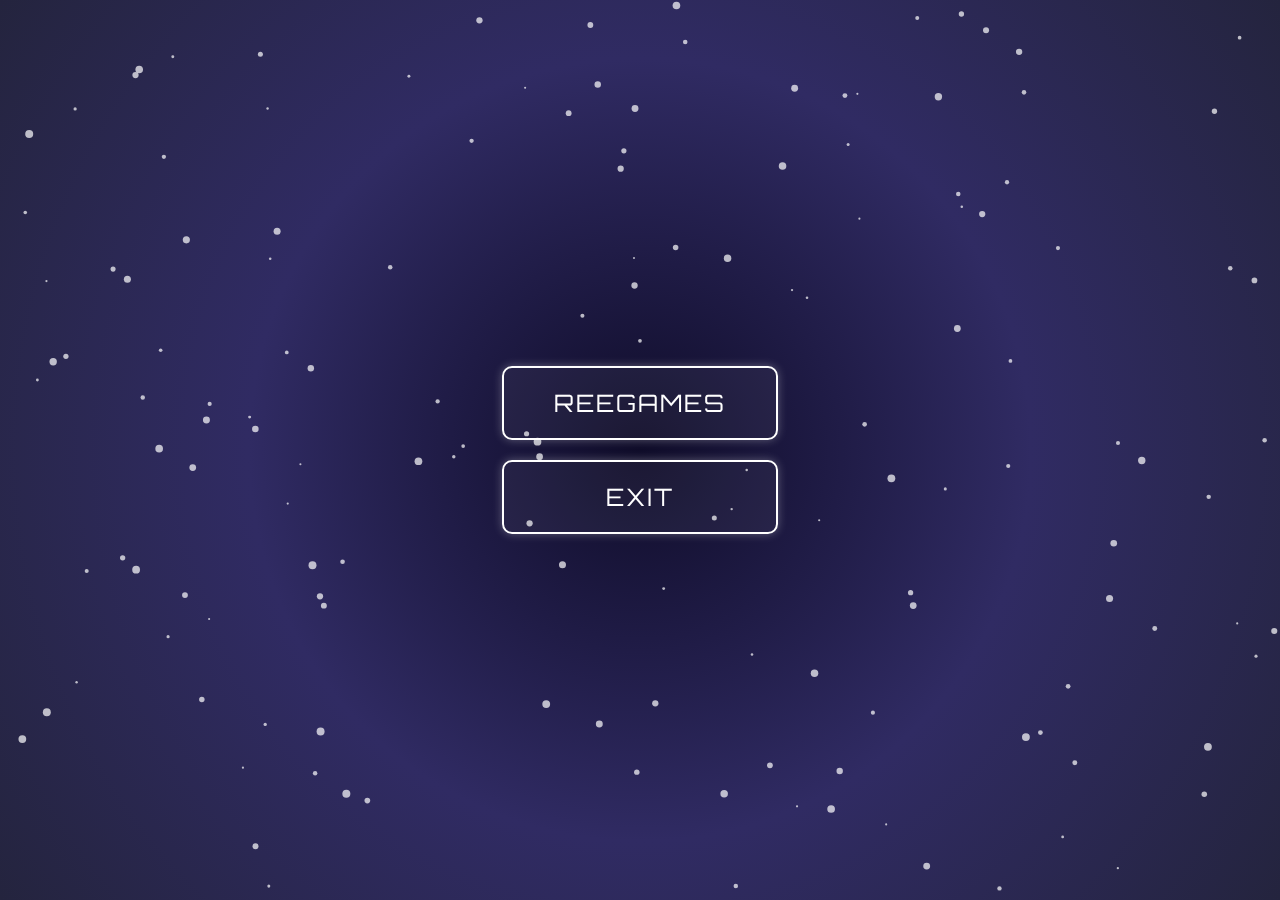
<file: game-menu.html>
<!DOCTYPE html>
<html lang="en">
<head>
<meta charset="UTF-8">
<meta name="viewport" content="width=device-width, initial-scale=1.0">
<title>ReeGames Menu</title>
<style>
  @import url('https://fonts.googleapis.com/css2?family=Orbitron:wght@500&display=swap');

  body {
    margin: 0;
    padding: 0;
    overflow: hidden;
    font-family: 'Orbitron', sans-serif;
    background: radial-gradient(circle at center, #0f0c29, #302b63, #24243e);
    height: 100vh;
    display: flex;
    justify-content: center;
    align-items: center;
    color: #fff;
  }

  canvas {
    position: absolute;
    top: 0;
    left: 0;
  }

  #menu {
    position: relative;
    z-index: 10;
    display: flex;
    flex-direction: column;
    gap: 20px;
    text-align: center;
  }

  .btn {
    padding: 20px 50px;
    font-size: 24px;
    color: #fff;
    background: rgba(255,255,255,0.05);
    border: 2px solid #fff;
    border-radius: 10px;
    cursor: pointer;
    transition: all 0.3s ease;
    text-transform: uppercase;
    letter-spacing: 2px;
    box-shadow: 0 0 10px rgba(255,255,255,0.3);
  }

  .btn:hover {
    background: rgba(255,255,255,0.2);
    transform: scale(1.1);
    box-shadow: 0 0 30px #ff00ff, 0 0 60px #00ffff;
    color: #ff0;
  }

  .submenu {
    display: none;
    flex-direction: column;
    gap: 15px;
    margin-top: 10px;
  }

  .submenu .btn {
    font-size: 20px;
    background: rgba(255,255,255,0.1);
  }
</style>
</head>
<body>

<canvas id="bg"></canvas>

<div id="menu">
  <div class="btn" id="startBtn" role="button">ReeGames</div>
  <div class="submenu" id="modeMenu">
    <a class="btn" id="2048Btn" href="ree-game1-2048.html">2048</a>
    <a class="btn" id="ktbBtn" href="ree-game2-killthebirds.html">Kill The Birds</a>
    <a class="btn" id="dotTouchBtn" href="ree-game3-dottouch.html">Dot Touch</a>
    </div>
  <!-- <div class="btn">Options</div> -->
  <div class="btn" id="exitBtn" href="https://www.reewajkhanal.com.np">Exit</div>
</div>

<script>
  // Particle background
  const canvas = document.getElementById('bg');
  const ctx = canvas.getContext('2d');
  let w = canvas.width = window.innerWidth;
  let h = canvas.height = window.innerHeight;

  const particles = [];
  for(let i=0;i<150;i++){
    particles.push({
      x: Math.random()*w,
      y: Math.random()*h,
      vx: (Math.random()-0.5)*0.5,
      vy: (Math.random()-0.5)*0.5,
      size: Math.random()*3+1
    });
  }

  function animate(){
    ctx.clearRect(0,0,w,h);
    particles.forEach(p=>{
      p.x += p.vx;
      p.y += p.vy;
      if(p.x<0||p.x>w) p.vx*=-1;
      if(p.y<0||p.y>h) p.vy*=-1;

      ctx.beginPath();
      ctx.arc(p.x,p.y,p.size,0,Math.PI*2);
      ctx.fillStyle = 'rgba(255,255,255,0.7)';
      ctx.fill();
    });
    requestAnimationFrame(animate);
  }
  animate();

  window.addEventListener('resize', ()=>{
    w = canvas.width = window.innerWidth;
    h = canvas.height = window.innerHeight;
  });

  // Menu interactions
  const startBtn = document.getElementById('startBtn');
  const modeMenu = document.getElementById('modeMenu');

  startBtn.addEventListener('click', () => {
    modeMenu.style.display = modeMenu.style.display === 'flex' ? 'none' : 'flex';
  });

//   // Exit button — go to external site
//   const exitBtn = document.getElementById('exitBtn');
//   if (exitBtn) {
//     exitBtn.addEventListener('click', () => {
//         window.location.href = 'https://www.reewajkhanal.com.np';
//     });
// }
</script>

</body>
</html>
</file>
<file: assets/css/games.css>
/**
 * ReeGames - Shared Game Styles
 * Professional styling for all mini-games
 */

/* Reset for game pages */
body.game-page {
    margin: 0;
    padding: 0 !important;
    /* Override shared-navbar padding */
    font-family: 'Orbitron', 'Arial', sans-serif;
    overflow: hidden;
    min-height: 100vh;
}

/* Game Viewport - Dynamically fits content between header and footer */
.game-viewport {
    --header-height: 60px;
    --footer-height: 40px;

    position: fixed;
    top: var(--header-height);
    left: 0;
    right: 0;
    bottom: var(--footer-height);
    display: flex;
    flex-direction: column;
    align-items: center;
    justify-content: center;
    padding: 15px;
    box-sizing: border-box;
    overflow: auto;
}

/* Ensure game canvas/container doesn't overflow */
.game-viewport canvas,
.game-viewport #game-container,
.game-viewport .game-area {
    max-width: 100%;
    max-height: calc(100vh - var(--header-height) - var(--footer-height) - 100px);
}

/* Game Header */
.game-header {
    position: fixed;
    top: 0;
    left: 0;
    right: 0;
    z-index: 1000;
    display: flex;
    justify-content: space-between;
    align-items: center;
    padding: 15px 20px;
    background: rgba(0, 0, 0, 0.7);
    backdrop-filter: blur(10px);
    -webkit-backdrop-filter: blur(10px);
}

.game-header .game-title {
    color: #fff;
    font-size: 1.2rem;
    font-weight: 700;
    text-transform: uppercase;
    letter-spacing: 2px;
}

.game-header .game-nav {
    display: flex;
    gap: 10px;
}

/* Game Navigation Buttons */
.game-btn {
    padding: 10px 20px;
    font-size: 14px;
    font-weight: 600;
    color: #fff;
    background: rgba(255, 255, 255, 0.1);
    border: 2px solid rgba(255, 255, 255, 0.3);
    border-radius: 50px;
    text-decoration: none;
    transition: all 0.3s ease;
    cursor: pointer;
}

.game-btn:hover {
    background: #18d26e;
    border-color: #18d26e;
    color: #fff;
    transform: translateY(-2px);
    box-shadow: 0 4px 15px rgba(24, 210, 110, 0.4);
}

.game-btn.primary {
    background: #18d26e;
    border-color: #18d26e;
}

.game-btn.primary:hover {
    background: #13a456;
    border-color: #13a456;
}

/* Game Footer */
.game-footer {
    position: fixed;
    bottom: 0;
    left: 0;
    right: 0;
    padding: 10px 20px;
    background: rgba(0, 0, 0, 0.5);
    backdrop-filter: blur(5px);
    text-align: center;
    font-size: 12px;
    color: rgba(255, 255, 255, 0.6);
    z-index: 1000;
}

.game-footer a {
    color: #18d26e;
    text-decoration: none;
}

.game-footer a:hover {
    color: #fff;
}

/* Enhanced Game Card Animations */
.game-card .game-icon {
    transition: transform 0.3s ease, filter 0.3s ease;
}

.game-card:hover .game-icon {
    transform: scale(1.2) rotate(5deg);
    filter: drop-shadow(0 0 10px rgba(24, 210, 110, 0.6));
}

.game-card .game-name {
    transition: color 0.3s ease, text-shadow 0.3s ease;
}

.game-card:hover .game-name {
    color: #18d26e;
    text-shadow: 0 0 10px rgba(24, 210, 110, 0.4);
}

.game-card::before {
    content: '';
    position: absolute;
    top: 0;
    left: 0;
    right: 0;
    bottom: 0;
    border-radius: 15px;
    background: linear-gradient(135deg, rgba(24, 210, 110, 0.1), rgba(255, 0, 255, 0.05));
    opacity: 0;
    transition: opacity 0.3s ease;
    pointer-events: none;
}

.game-card:hover::before {
    opacity: 1;
}

/* Games Menu Specific */
.games-menu-container {
    position: relative;
    z-index: 10;
    display: flex;
    flex-direction: column;
    gap: 20px;
    text-align: center;
}

.games-menu-btn {
    padding: 20px 50px;
    font-size: 24px;
    color: #fff;
    background: rgba(255, 255, 255, 0.05);
    border: 2px solid #fff;
    border-radius: 10px;
    cursor: pointer;
    transition: all 0.3s ease;
    text-transform: uppercase;
    letter-spacing: 2px;
    box-shadow: 0 0 10px rgba(255, 255, 255, 0.3);
    text-decoration: none;
    display: inline-block;
}

.games-menu-btn:hover {
    background: rgba(255, 255, 255, 0.2);
    transform: scale(1.05);
    box-shadow: 0 0 30px #ff00ff, 0 0 60px #00ffff;
    color: #ff0;
}

.games-submenu {
    display: none;
    flex-direction: column;
    gap: 15px;
    margin-top: 10px;
}

.games-submenu.active {
    display: flex;
}

.games-submenu .games-menu-btn {
    font-size: 18px;
    padding: 15px 40px;
    background: rgba(255, 255, 255, 0.1);
}

/* ==============================================================
   RESPONSIVE STYLES - Mobile First
============================================================== */

/* Touch-friendly tap targets */
@media (pointer: coarse) {
    .game-btn {
        min-height: 44px;
        min-width: 44px;
        padding: 12px 24px;
    }

    .games-menu-btn {
        min-height: 54px;
    }
}

/* Tablet and below */
@media (max-width: 992px) {
    .game-header {
        padding: 12px 15px;
    }

    .game-header .game-title {
        font-size: 1rem;
        letter-spacing: 1px;
    }

    .game-btn {
        padding: 8px 16px;
        font-size: 12px;
    }

    .game-viewport {
        padding: 10px;
    }

    .games-menu-btn {
        padding: 15px 30px;
        font-size: 18px;
    }
}

/* Mobile phones */
@media (max-width: 768px) {
    .game-header {
        padding: 10px 12px;
    }

    .game-header .game-title {
        font-size: 0.9rem;
    }

    .game-header .game-nav {
        gap: 5px;
    }

    .game-btn {
        padding: 6px 12px;
        font-size: 11px;
    }

    .game-viewport {
        margin-top: 50px;
        margin-bottom: 35px;
        min-height: calc(100vh - 85px);
        padding: 5px;
    }

    .game-footer {
        padding: 8px 15px;
        font-size: 10px;
    }

    .games-menu-btn {
        padding: 12px 25px;
        font-size: 14px;
        letter-spacing: 1px;
    }

    .games-submenu .games-menu-btn {
        padding: 10px 20px;
        font-size: 12px;
    }
}

/* Small phones */
@media (max-width: 480px) {
    .game-header .game-title {
        font-size: 0.8rem;
        max-width: 120px;
        overflow: hidden;
        text-overflow: ellipsis;
        white-space: nowrap;
    }

    .game-btn {
        padding: 5px 10px;
        font-size: 10px;
    }

    .games-menu-btn {
        padding: 10px 20px;
        font-size: 12px;
    }
}

/* Canvas responsive sizing utility */
.responsive-canvas {
    max-width: 100%;
    max-height: calc(100vh - 200px);
    width: auto !important;
    height: auto !important;
}

/* Touch controls overlay for mobile games */
.touch-controls {
    display: none;
    position: fixed;
    bottom: 50px;
    left: 0;
    right: 0;
    padding: 15px;
    z-index: 999;
}

.touch-controls.active {
    display: flex;
    justify-content: center;
    gap: 15px;
}

.touch-btn {
    width: 60px;
    height: 60px;
    border-radius: 50%;
    background: rgba(255, 255, 255, 0.2);
    border: 2px solid rgba(255, 255, 255, 0.4);
    color: #fff;
    font-size: 24px;
    display: flex;
    align-items: center;
    justify-content: center;
    touch-action: manipulation;
    user-select: none;
    -webkit-user-select: none;
}

.touch-btn:active {
    background: rgba(24, 210, 110, 0.5);
    transform: scale(0.95);
}

/* D-pad style touch controls */
.touch-dpad {
    display: grid;
    grid-template-columns: repeat(3, 50px);
    grid-template-rows: repeat(3, 50px);
    gap: 5px;
}

.touch-dpad .touch-btn {
    width: 50px;
    height: 50px;
    font-size: 20px;
}

.touch-dpad .up {
    grid-column: 2;
    grid-row: 1;
}

.touch-dpad .left {
    grid-column: 1;
    grid-row: 2;
}

.touch-dpad .right {
    grid-column: 3;
    grid-row: 2;
}

.touch-dpad .down {
    grid-column: 2;
    grid-row: 3;
}

/* Show touch controls on touch devices */
@media (pointer: coarse) {
    .touch-controls {
        display: flex;
    }

    .keyboard-hint {
        display: none;
    }
}

/* Hide touch controls on desktop */
@media (pointer: fine) {
    .touch-controls {
        display: none !important;
    }
}

/* ===== ADDITIONAL RESPONSIVE ENHANCEMENTS ===== */

/* Safe area support for games */
.game-header {
    padding-top: max(15px, env(safe-area-inset-top));
    padding-left: max(20px, env(safe-area-inset-left));
    padding-right: max(20px, env(safe-area-inset-right));
}

.game-footer {
    padding-bottom: max(10px, env(safe-area-inset-bottom));
    padding-left: max(20px, env(safe-area-inset-left));
    padding-right: max(20px, env(safe-area-inset-right));
}

/* Very small screens (320px) */
@media (max-width: 360px) {
    .game-header .game-title {
        font-size: 0.9rem;
        letter-spacing: 1px;
    }

    .game-btn {
        padding: 8px 12px;
        font-size: 11px;
    }

    .game-card .game-icon {
        font-size: 2.5rem;
    }

    .game-card .game-name {
        font-size: 0.9rem;
    }

    .game-card .game-desc {
        font-size: 0.7rem;
    }
}

/* Fullscreen game support */
.game-fullscreen {
    position: fixed !important;
    top: 0 !important;
    left: 0 !important;
    right: 0 !important;
    bottom: 0 !important;
    z-index: 10000;
}

/* Prevent pull-to-refresh on mobile games */
.game-page {
    overscroll-behavior: none;
    touch-action: manipulation;
}

/* Landscape phone games */
@media (max-height: 450px) and (orientation: landscape) {
    .game-header {
        padding: 8px 15px;
    }

    .game-header .game-title {
        font-size: 0.9rem;
    }

    .game-footer {
        padding: 5px;
        font-size: 10px;
    }

    .game-container {
        top: 40px;
        bottom: 25px;
    }
}
</file>
